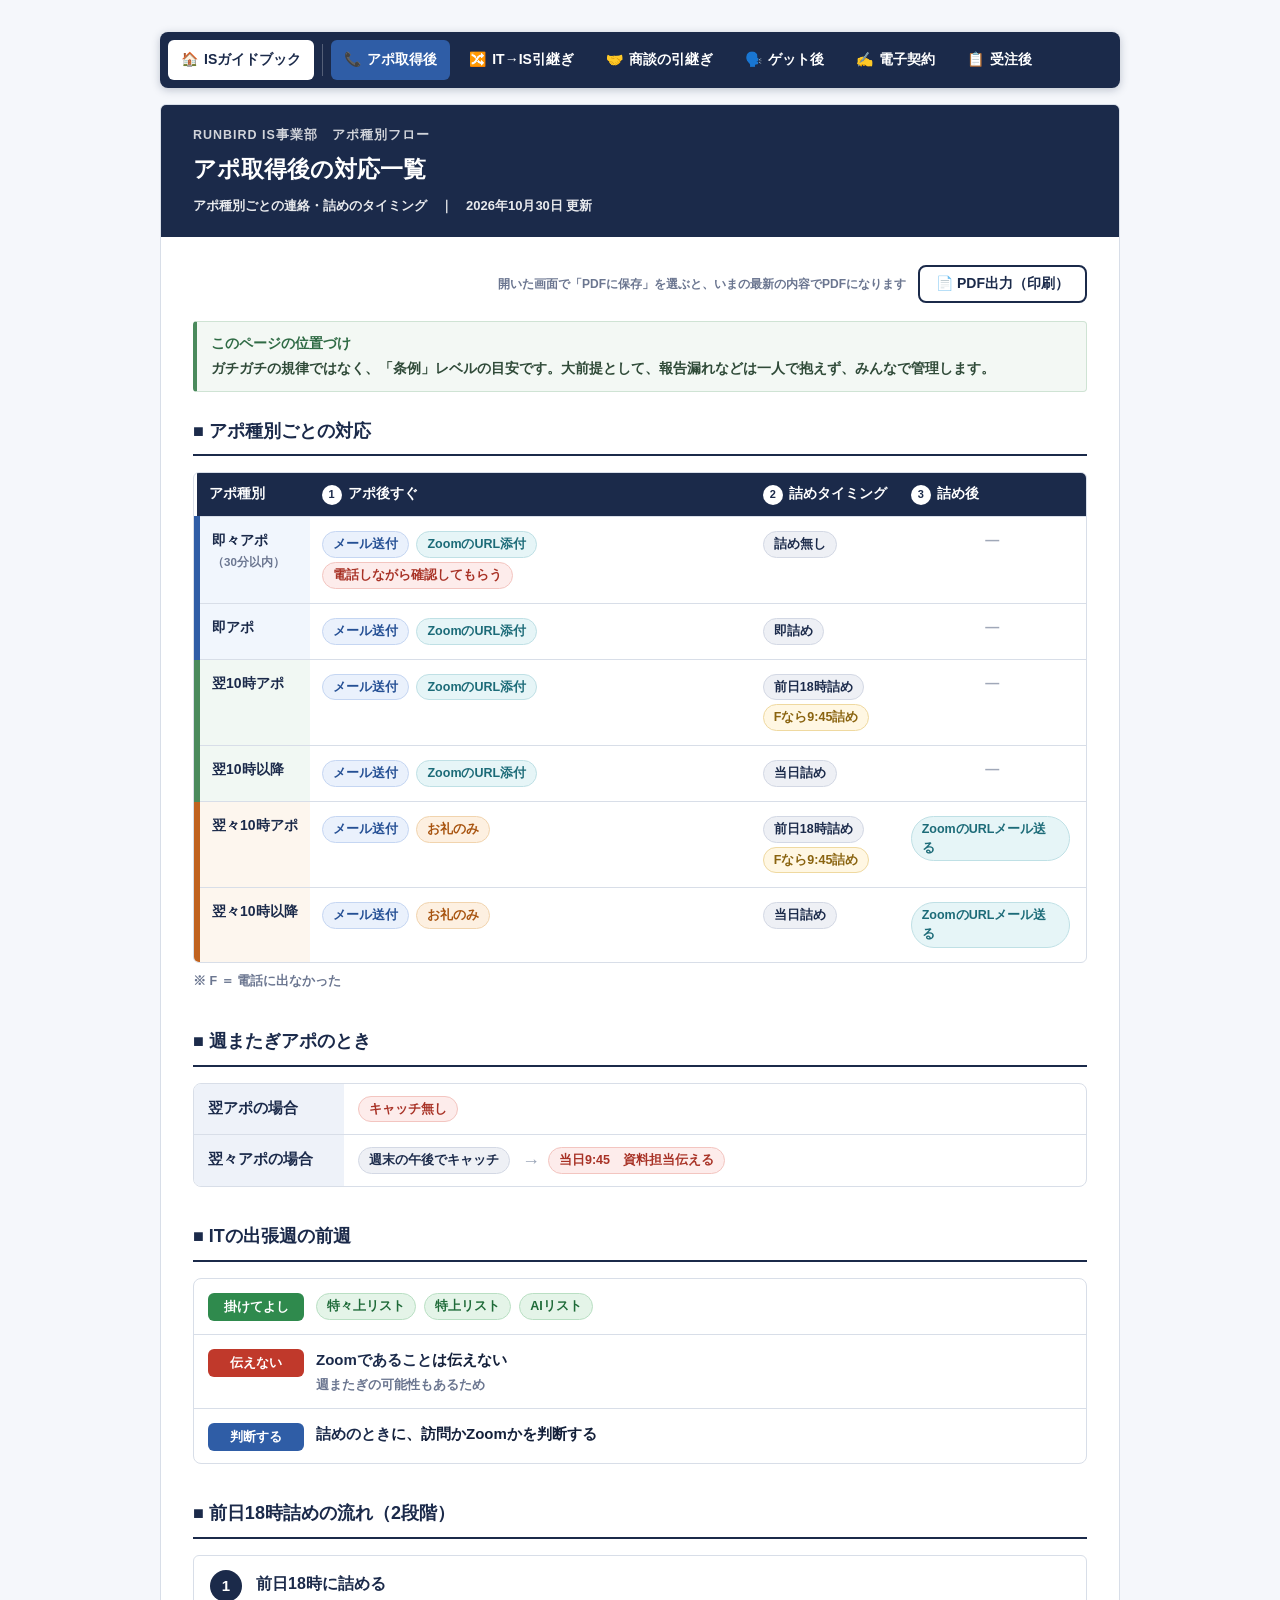
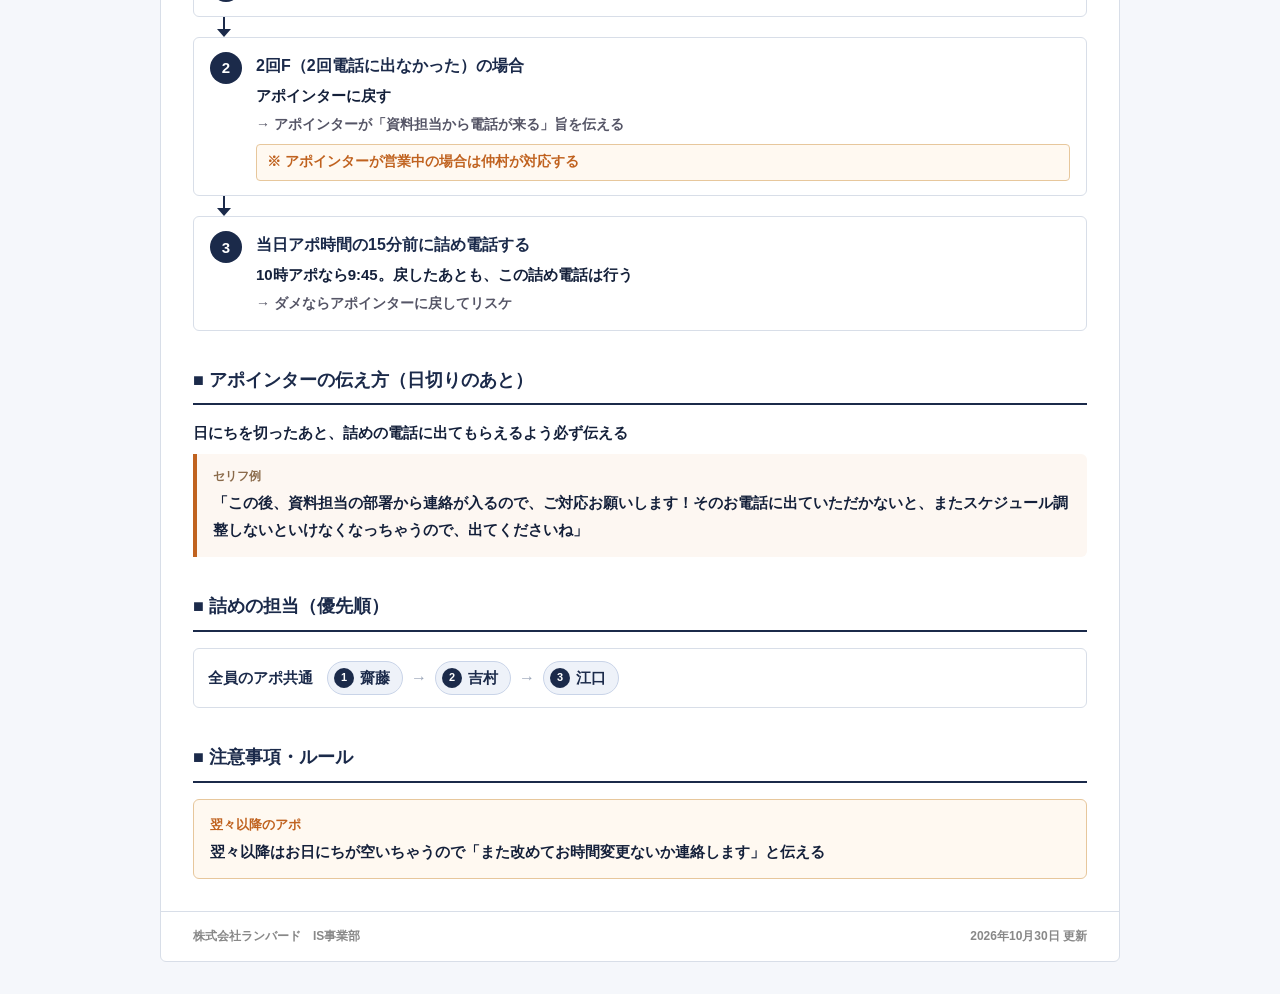
<file: appo-followup.html>
<!DOCTYPE html>
<html lang="ja">
<head>
<meta charset="UTF-8">
<meta name="viewport" content="width=device-width, initial-scale=1, viewport-fit=cover">
<title>ISガイドブック｜アポ取得後の対応一覧</title>
<style>
  :root{
    --navy:#1b2a4a;
    --blue:#2f5da6;
    --green:#4a8a5c;
    --warn:#c0621f;
    --red:#c0392b;
    --line:#d8dee8;
    --bg:#f5f7fb;
  }
  *{box-sizing:border-box;}
  body{
    background:var(--bg);
    margin:0;
    padding:32px;
    line-height:1.7;
  }
  .sheet{
    max-width:960px;
    margin:0 auto;
    background:#fff;
    border:1px solid var(--line);
    border-radius:6px;
    overflow:hidden;
  }
  .header{background:var(--navy);color:#fff;padding:20px 32px;}
  .header .eyebrow{font-size:12px;letter-spacing:.08em;opacity:.8;margin-bottom:4px;}
  .header h1{margin:0;font-size:21px;}
  .header .sub{font-size:12px;opacity:.75;margin-top:6px;}
  .body{padding:28px 32px 32px;}

  .policy-note{
    background:#f3f8f4;
    border:1px solid #cfe3d4;
    border-left:4px solid #4a8a5c;
    border-radius:4px;
    padding:10px 14px;
    margin-bottom:24px;
    font-size:12.5px;
    line-height:1.8;
    color:#2f4a38;
  }
  .policy-note b{color:#2f6b45;}

  .lvl1{
    font-size:15px;font-weight:700;color:var(--navy);
    margin:34px 0 16px;padding-bottom:8px;border-bottom:2px solid var(--navy);
  }
  .lvl1.first{margin-top:0;}

  /* ---- 一覧表 ---- */
  .table-wrap{overflow-x:auto;border:1px solid var(--line);border-radius:6px;}
  table.appo{
    width:100%;
    min-width:680px;
    border-collapse:collapse;
    font-size:14px;
  }
  table.appo th{
    background:var(--navy);
    color:#fff;
    padding:10px 12px;
    text-align:left;
    font-size:13.5px;
    white-space:nowrap;
  }
  table.appo th .no{
    display:inline-flex;align-items:center;justify-content:center;
    width:20px;height:20px;border-radius:50%;
    background:#fff;color:var(--navy);
    font-size:11px;font-weight:800;margin-right:6px;
  }
  table.appo td{
    padding:12px;
    border-top:1px solid var(--line);
    vertical-align:top;
  }
  table.appo td.type{
    font-weight:800;
    color:var(--navy);
    white-space:nowrap;
    border-left:6px solid var(--blue);
    background:#f4f7fc;
  }
  table.appo td.type small{
    display:block;font-size:11.5px;color:#6b7690;font-weight:700;
  }
  table.appo tr.g-sokuji td.type{border-left-color:var(--blue);background:#f1f6fd;}
  table.appo tr.g-yoku td.type{border-left-color:var(--green);background:#f1f8f3;}
  table.appo tr.g-yokuyoku td.type{border-left-color:var(--warn);background:#fdf6ee;}
  table.appo td.none{color:#a0a8b8;text-align:center;}

  .chip{
    display:inline-block;
    font-size:12.5px;
    font-weight:800;
    padding:3px 10px;
    border-radius:999px;
    margin:2px 4px 2px 0;
    border:1.5px solid transparent;
    line-height:1.5;
  }
  .chip.mail{background:#eaf1fc;color:#244f94;border-color:#c5d6f2;}
  .chip.zoom{background:#e6f5f7;color:#1c6b78;border-color:#bfe0e5;}
  .chip.thanks{background:#fdf0e1;color:#a85410;border-color:#f1d4ae;}
  .chip.call{background:#fdeceb;color:#a83226;border-color:#f3c5c0;}
  .chip.time{background:#eef0f5;color:#1b2a4a;border-color:#d3d8e4;}
  .chip.fnote{background:#fff7e3;color:#8a6410;border-color:#efd9a0;}

  .small-note{
    font-size:12.5px;
    font-weight:700;
    color:#6b7690;
    margin-top:8px;
  }

  /* ---- 前日18時詰めの流れ ---- */
  .steps{display:flex;flex-direction:column;gap:0;}
  .step{
    display:flex;gap:14px;
    border:1px solid var(--line);
    border-radius:6px;
    padding:14px 16px;
    background:#fff;
  }
  .step .num{
    flex:0 0 32px;height:32px;border-radius:50%;
    background:var(--navy);color:#fff;
    font-weight:800;font-size:15px;
    display:flex;align-items:center;justify-content:center;
  }
  .step .main{flex:1;}
  .step .title{font-size:15.5px;font-weight:800;color:var(--navy);}
  .step .desc{font-size:14.5px;font-weight:700;margin-top:4px;}
  .step .arrow-line{display:block;font-size:14px;font-weight:700;color:#556;margin-top:4px;}
  .step-arrow{
    position:relative;height:20px;
  }
  .step-arrow::before{
    content:"";position:absolute;left:30px;top:0;bottom:6px;width:2px;background:var(--navy);
  }
  .step-arrow::after{
    content:"";position:absolute;left:24px;bottom:0;
    border-left:7px solid transparent;border-right:7px solid transparent;border-top:8px solid var(--navy);
  }
  .callout{
    margin-top:8px;
    border:1px solid #e7c79c;
    background:#fff9f1;
    border-radius:4px;
    padding:6px 10px;
    font-size:13.5px;
    font-weight:800;
    color:var(--warn);
  }

  /* ---- セリフ ---- */
  .lead-text{font-size:14.5px;font-weight:800;margin-bottom:8px;}
  .quote{
    border-left:4px solid var(--warn);
    background:#fdf7f2;
    padding:12px 16px;
    font-size:14.5px;
    line-height:1.9;
    border-radius:0 6px 6px 0;
  }
  .quote .q-label{display:block;font-size:11.5px;font-weight:800;color:#8a6a4a;margin-bottom:2px;}

  /* ---- 詰め担当 ---- */
  .chain-row{
    display:flex;align-items:center;flex-wrap:wrap;gap:8px;
    padding:12px 14px;
    border:1px solid var(--line);
    border-radius:6px;
    margin-bottom:10px;
    background:#fff;
  }
  .chain-row .who{
    flex:0 0 auto;
    font-weight:800;font-size:14.5px;color:var(--navy);
    margin-right:6px;
  }
  .person{
    display:inline-flex;align-items:center;gap:6px;
    background:#eef2f9;
    border:1.5px solid #c9d4e8;
    border-radius:999px;
    padding:4px 12px 4px 6px;
    font-weight:800;font-size:14.5px;color:var(--navy);
  }
  .person .rank{
    width:20px;height:20px;border-radius:50%;
    background:var(--navy);color:#fff;
    font-size:11px;font-weight:800;
    display:inline-flex;align-items:center;justify-content:center;
  }
  .chain-arrow{color:#9aa5b8;font-weight:800;font-size:16px;}

  /* ---- 注意事項 ---- */
  .rule{
    border:1px solid #e7c79c;
    background:#fff9f1;
    border-radius:6px;
    padding:14px 16px;
    font-size:14.5px;
    font-weight:700;
  }
  .rule .rule-title{
    font-size:13px;font-weight:800;color:var(--warn);margin-bottom:4px;
  }

  .footer{
    border-top:1px solid var(--line);
    padding:14px 32px;
    font-size:11px;
    color:#888;
    display:flex;justify-content:space-between;flex-wrap:wrap;gap:6px;
  }

  @media screen and (max-width:760px){
    body{padding:12px;}
    .body{padding:20px 16px 24px;}
    .header{padding:18px 16px;}
  }

  /* ---- 週またぎ・出張前週 ---- */
  .chip.ok{background:#e4f4e8;color:#1f6b39;border-color:#b9dfc3;}
  .chip.ng{background:#fdeceb;color:#a83226;border-color:#f3c5c0;}
  .wk,.trip{
    border:1px solid var(--line);
    border-radius:8px;
    overflow:hidden;
  }
  .wk-row{display:grid;grid-template-columns:150px 1fr;border-top:1px solid var(--line);}
  .wk-row:first-child{border-top:none;}
  .wk-k{
    background:#eef2f9;
    padding:12px 14px;
    font-weight:800;font-size:14.5px;color:var(--navy);
  }
  .wk-v{padding:10px 14px;font-weight:700;display:flex;flex-wrap:wrap;align-items:center;gap:4px 8px;}
  .wk-arrow{font-weight:800;color:#9aa5b8;font-size:18px;}
  .trip-row{display:flex;align-items:flex-start;gap:12px;padding:12px 14px;border-top:1px solid var(--line);}
  .trip-row:first-child{border-top:none;}
  .trip-tag{
    flex:0 0 96px;white-space:nowrap;
    text-align:center;
    color:#fff;font-weight:800;font-size:13px;
    border-radius:6px;padding:3px 6px;margin-top:2px;
  }
  .trip-tag.ok{background:#2f8a4d;}
  .trip-tag.ng{background:#c0392b;}
  .trip-tag.do{background:#2f5da6;}
  .trip-v{flex:1;min-width:0;font-size:15px;font-weight:700;}
  .trip-v b{color:var(--navy);}
  .trip-sub{font-size:13px;font-weight:700;color:#6b7690;margin-top:2px;}
  @media screen and (max-width:760px){
    .wk-row{grid-template-columns:1fr;}
    .wk-k{padding:8px 14px 2px;}
    .wk-v{padding:4px 14px 12px;background:#eef2f9;}
    .trip-row{gap:10px;}
    .trip-tag{flex-basis:92px;}
  }
</style>
<link rel="stylesheet" href="common.css">
<script src="common.js" defer></script>
</head>
<body>
<nav class="topbar">
  <a href="./" class="home"><span class="ic">🏠</span><span class="l">ISガイドブック</span><span class="s">ホーム</span></a>
  <span class="sep"></span>
  <a href="appo-followup.html" class="active"><span class="ic">📞</span><span class="l">アポ取得後</span><span class="s">アポ後</span></a>
  <a href="it-is-handover.html"><span class="ic">🔀</span><span class="l">IT→IS引継ぎ</span><span class="s">IT→IS</span></a>
  <a href="handover.html"><span class="ic">🤝</span><span class="l">商談の引継ぎ</span><span class="s">商談</span></a>
  <a href="contract-script.html"><span class="ic">🗣️</span><span class="l">ゲット後</span><span class="s">ゲット後</span></a>
  <a href="docusign-flow.html"><span class="ic">✍️</span><span class="l">電子契約</span><span class="s">電子契約</span></a>
  <a href="workflow.html"><span class="ic">📋</span><span class="l">受注後</span><span class="s">受注後</span></a>
</nav>
<div class="sheet">
  <div class="header">
    <div class="eyebrow">RUNBIRD IS事業部　アポ種別フロー</div>
    <h1>アポ取得後の対応一覧</h1>
    <div class="sub">アポ種別ごとの連絡・詰めのタイミング　｜　2026年10月30日 更新</div>
  </div>

  <div class="body">
    <div class="policy-note">
      <b>このページの位置づけ</b><br>
      ガチガチの規律ではなく、「条例」レベルの目安です。大前提として、報告漏れなどは一人で抱えず、みんなで管理します。
    </div>

    <p class="lvl1 first">■ アポ種別ごとの対応</p>

    <div class="table-wrap">
      <table class="appo">
        <thead>
          <tr>
            <th>アポ種別</th>
            <th><span class="no">1</span>アポ後すぐ</th>
            <th><span class="no">2</span>詰めタイミング</th>
            <th><span class="no">3</span>詰め後</th>
          </tr>
        </thead>
        <tbody>
          <tr class="g-sokuji">
            <td class="type">即々アポ<small>（30分以内）</small></td>
            <td data-label="① アポ後すぐ">
              <span class="chip mail">メール送付</span>
              <span class="chip zoom">ZoomのURL添付</span>
              <span class="chip call">電話しながら確認してもらう</span>
            </td>
            <td data-label="② 詰めタイミング"><span class="chip time">詰め無し</span></td>
            <td data-label="③ 詰め後" class="none">—</td>
          </tr>
          <tr class="g-sokuji">
            <td class="type">即アポ</td>
            <td data-label="① アポ後すぐ">
              <span class="chip mail">メール送付</span>
              <span class="chip zoom">ZoomのURL添付</span>
            </td>
            <td data-label="② 詰めタイミング"><span class="chip time">即詰め</span></td>
            <td data-label="③ 詰め後" class="none">—</td>
          </tr>
          <tr class="g-yoku">
            <td class="type">翌10時アポ</td>
            <td data-label="① アポ後すぐ">
              <span class="chip mail">メール送付</span>
              <span class="chip zoom">ZoomのURL添付</span>
            </td>
            <td data-label="② 詰めタイミング">
              <span class="chip time">前日18時詰め</span><br>
              <span class="chip fnote">Fなら9:45詰め</span>
            </td>
            <td data-label="③ 詰め後" class="none">—</td>
          </tr>
          <tr class="g-yoku">
            <td class="type">翌10時以降</td>
            <td data-label="① アポ後すぐ">
              <span class="chip mail">メール送付</span>
              <span class="chip zoom">ZoomのURL添付</span>
            </td>
            <td data-label="② 詰めタイミング"><span class="chip time">当日詰め</span></td>
            <td data-label="③ 詰め後" class="none">—</td>
          </tr>
          <tr class="g-yokuyoku">
            <td class="type">翌々10時アポ</td>
            <td data-label="① アポ後すぐ">
              <span class="chip mail">メール送付</span>
              <span class="chip thanks">お礼のみ</span>
            </td>
            <td data-label="② 詰めタイミング">
              <span class="chip time">前日18時詰め</span><br>
              <span class="chip fnote">Fなら9:45詰め</span>
            </td>
            <td data-label="③ 詰め後">
              <span class="chip zoom">ZoomのURLメール送る</span>
            </td>
          </tr>
          <tr class="g-yokuyoku">
            <td class="type">翌々10時以降</td>
            <td data-label="① アポ後すぐ">
              <span class="chip mail">メール送付</span>
              <span class="chip thanks">お礼のみ</span>
            </td>
            <td data-label="② 詰めタイミング"><span class="chip time">当日詰め</span></td>
            <td data-label="③ 詰め後">
              <span class="chip zoom">ZoomのURLメール送る</span>
            </td>
          </tr>
        </tbody>
      </table>
    </div>
    <div class="small-note">※ F ＝ 電話に出なかった</div>

    <p class="lvl1">■ 週またぎアポのとき</p>

    <div class="wk">
      <div class="wk-row">
        <div class="wk-k">翌アポの場合</div>
        <div class="wk-v"><span class="chip ng">キャッチ無し</span></div>
      </div>
      <div class="wk-row">
        <div class="wk-k">翌々アポの場合</div>
        <div class="wk-v">
          <span class="chip time">週末の午後でキャッチ</span>
          <span class="wk-arrow">→</span>
          <span class="chip call">当日9:45　資料担当伝える</span>
        </div>
      </div>
    </div>

    <p class="lvl1">■ ITの出張週の前週</p>

    <div class="trip">
      <div class="trip-row">
        <span class="trip-tag ok">掛けてよし</span>
        <div class="trip-v">
          <span class="chip ok">特々上リスト</span>
          <span class="chip ok">特上リスト</span>
          <span class="chip ok">AIリスト</span>
        </div>
      </div>
      <div class="trip-row">
        <span class="trip-tag ng">伝えない</span>
        <div class="trip-v">
          <b>Zoomであること</b>は伝えない
          <div class="trip-sub">週またぎの可能性もあるため</div>
        </div>
      </div>
      <div class="trip-row">
        <span class="trip-tag do">判断する</span>
        <div class="trip-v">
          <b>詰めのとき</b>に、訪問かZoomかを判断する
        </div>
      </div>
    </div>

    <p class="lvl1">■ 前日18時詰めの流れ（2段階）</p>

    <div class="steps">
      <div class="step">
        <div class="num">1</div>
        <div class="main">
          <div class="title">前日18時に詰める</div>
        </div>
      </div>
      <div class="step-arrow"></div>
      <div class="step">
        <div class="num">2</div>
        <div class="main">
          <div class="title">2回F（2回電話に出なかった）の場合</div>
          <div class="desc">アポインターに戻す</div>
          <span class="arrow-line">→ アポインターが「資料担当から電話が来る」旨を伝える</span>
          <div class="callout">※ アポインターが営業中の場合は仲村が対応する</div>
        </div>
      </div>
      <div class="step-arrow"></div>
      <div class="step">
        <div class="num">3</div>
        <div class="main">
          <div class="title">当日アポ時間の15分前に詰め電話する</div>
          <div class="desc">10時アポなら9:45。戻したあとも、この詰め電話は行う</div>
          <span class="arrow-line">→ ダメならアポインターに戻してリスケ</span>
        </div>
      </div>
    </div>

    <p class="lvl1">■ アポインターの伝え方（日切りのあと）</p>

    <div class="lead-text">日にちを切ったあと、詰めの電話に出てもらえるよう必ず伝える</div>
    <div class="quote">
      <span class="q-label">セリフ例</span>
      「この後、資料担当の部署から連絡が入るので、ご対応お願いします！そのお電話に出ていただかないと、またスケジュール調整しないといけなくなっちゃうので、出てくださいね」
    </div>

    <p class="lvl1">■ 詰めの担当（優先順）</p>

    <div class="chain-row">
      <span class="who">全員のアポ共通</span>
      <span class="person"><span class="rank">1</span>齋藤</span>
      <span class="chain-arrow">→</span>
      <span class="person"><span class="rank">2</span>吉村</span>
      <span class="chain-arrow">→</span>
      <span class="person"><span class="rank">3</span>江口</span>
    </div>

    <p class="lvl1">■ 注意事項・ルール</p>

    <div class="rule">
      <div class="rule-title">翌々以降のアポ</div>
      翌々以降はお日にちが空いちゃうので「また改めてお時間変更ないか連絡します」と伝える
    </div>
  </div>

  <div class="footer">
    <span>株式会社ランバード　IS事業部</span>
    <span>2026年10月30日 更新</span>
  </div>
</div>
</body>
</html>
</file>
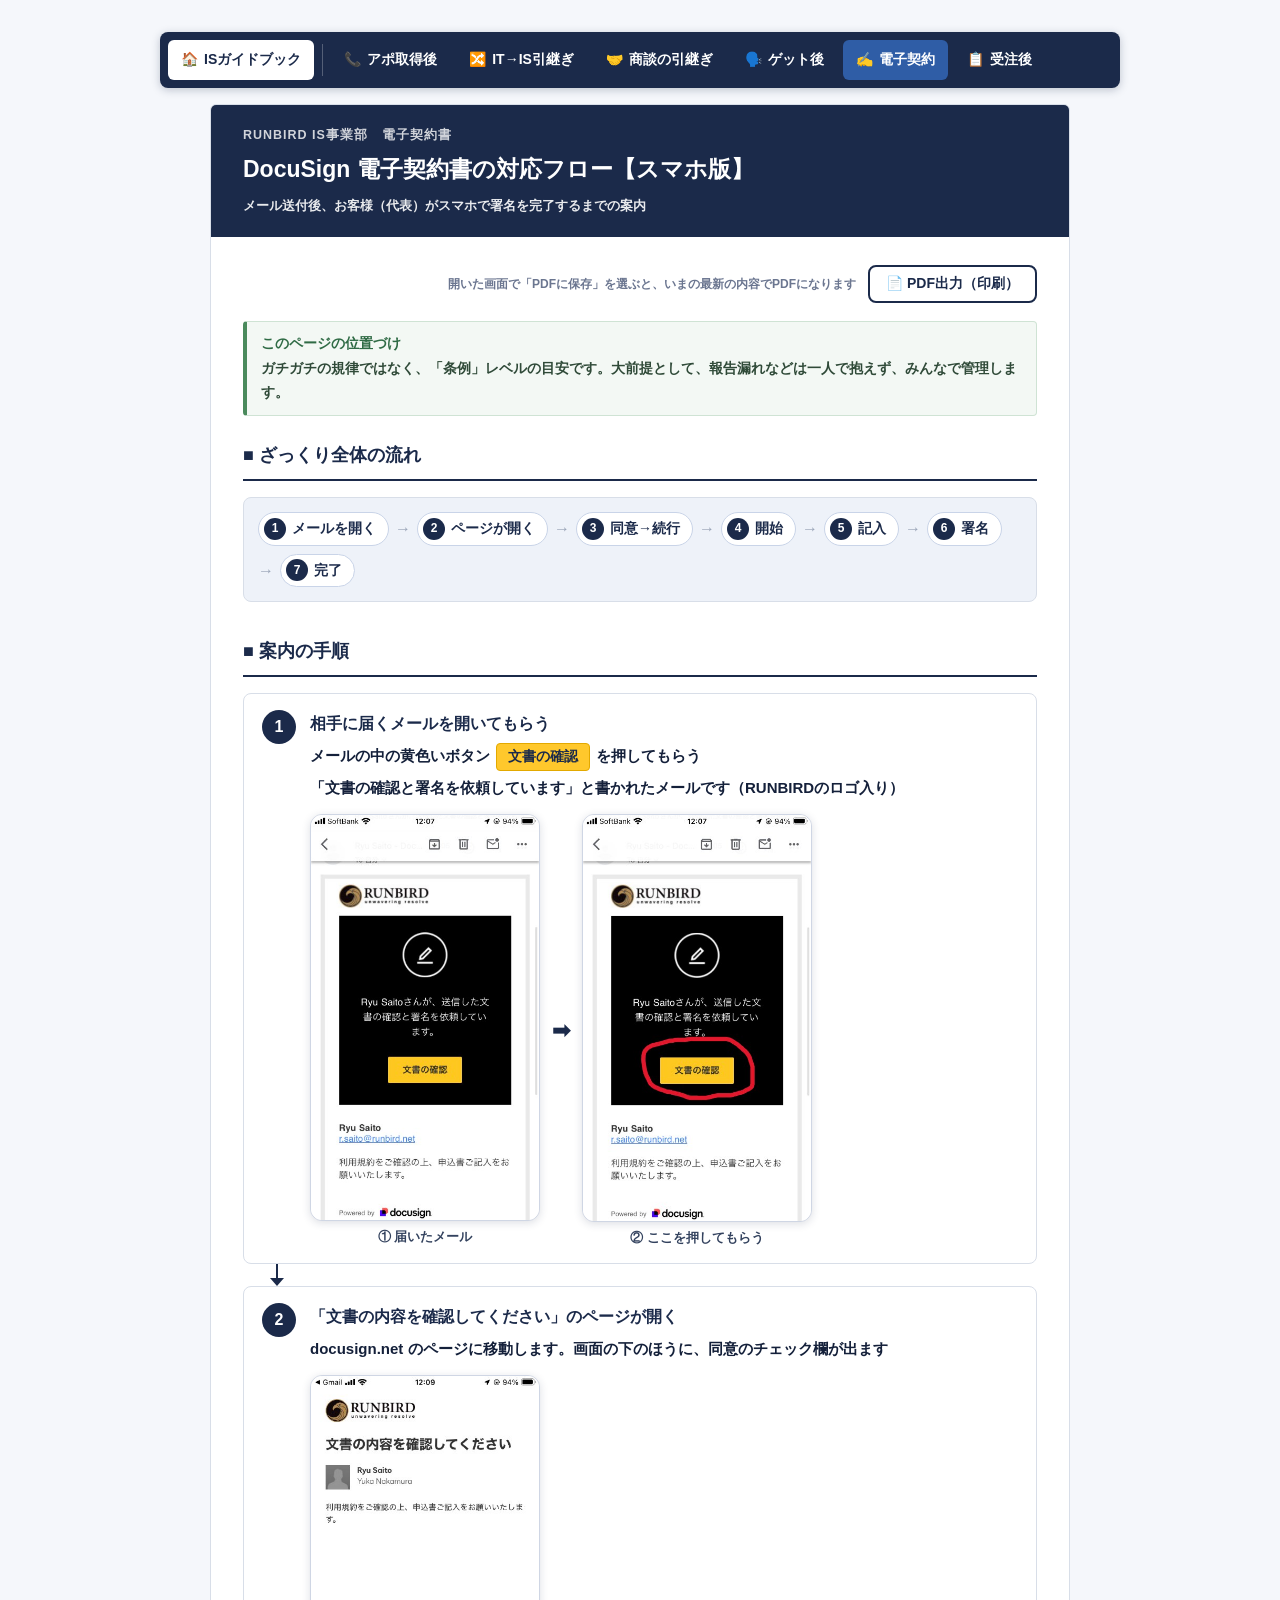
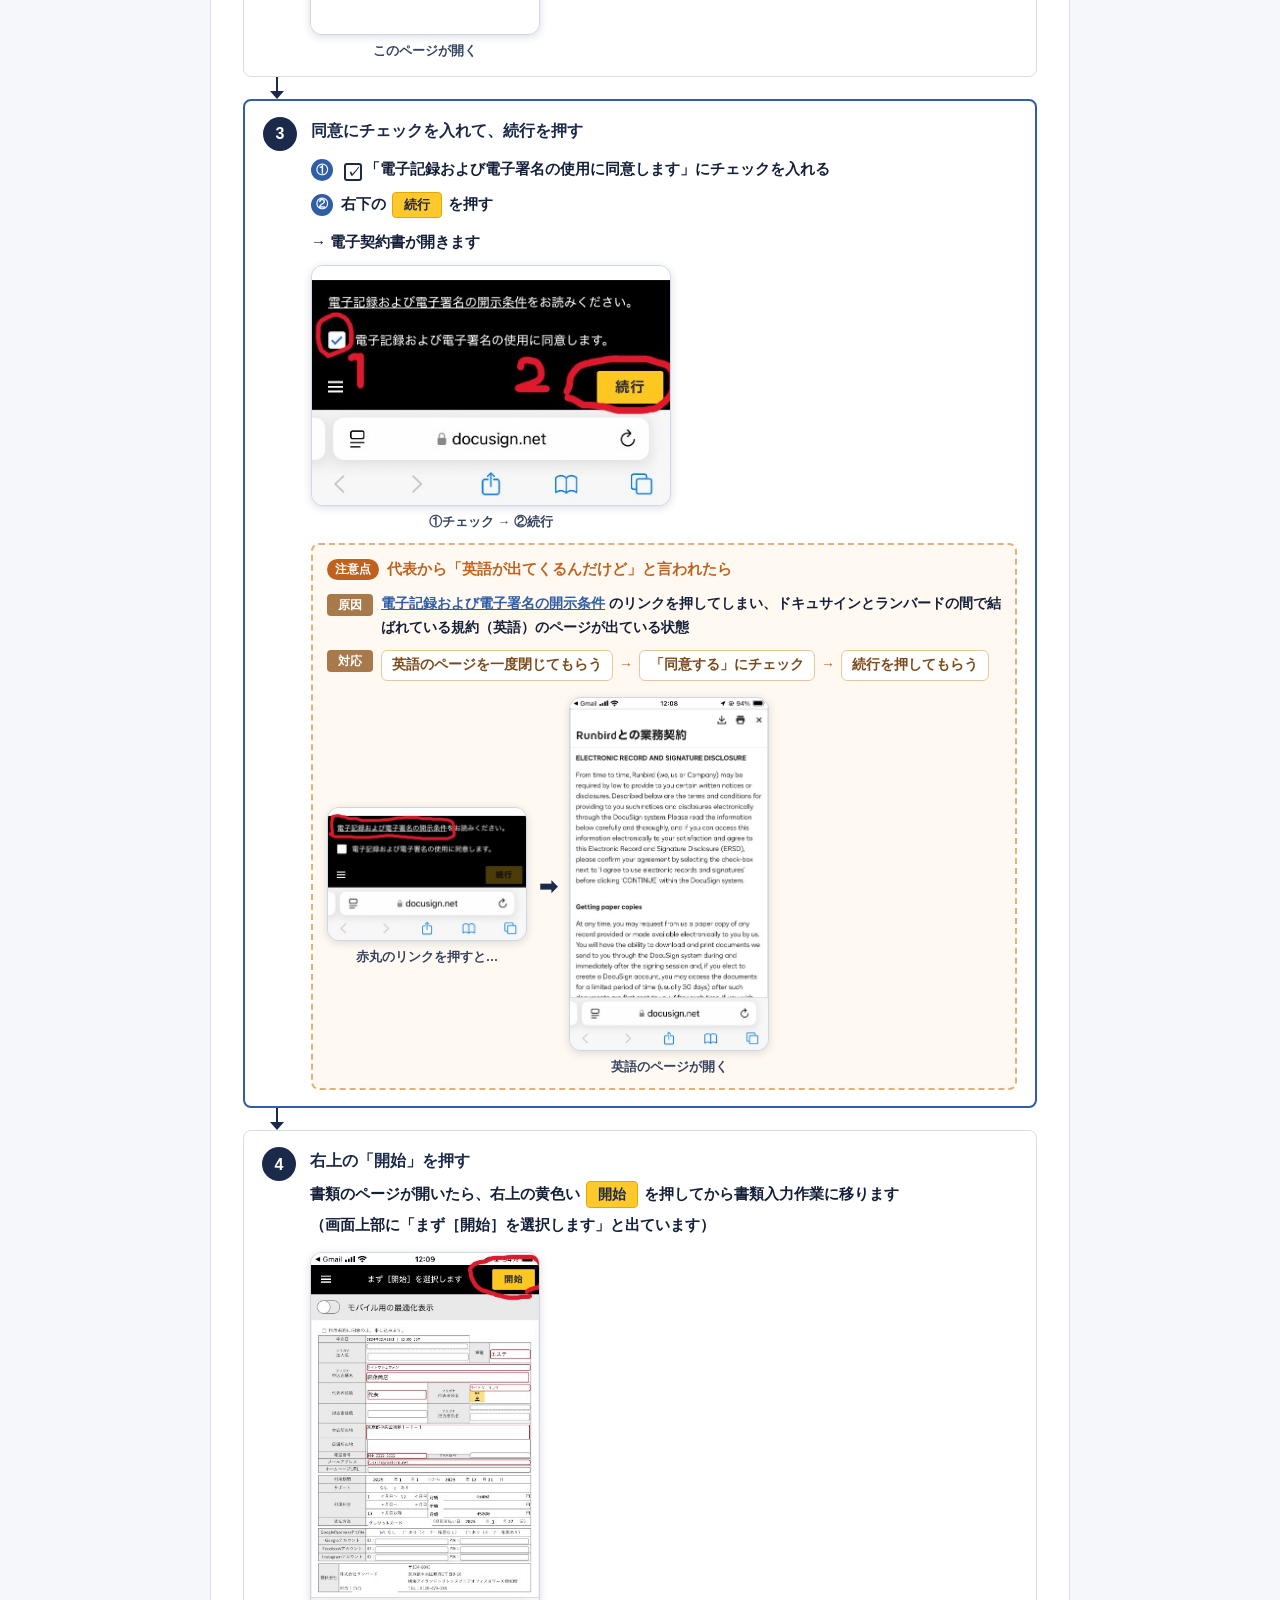
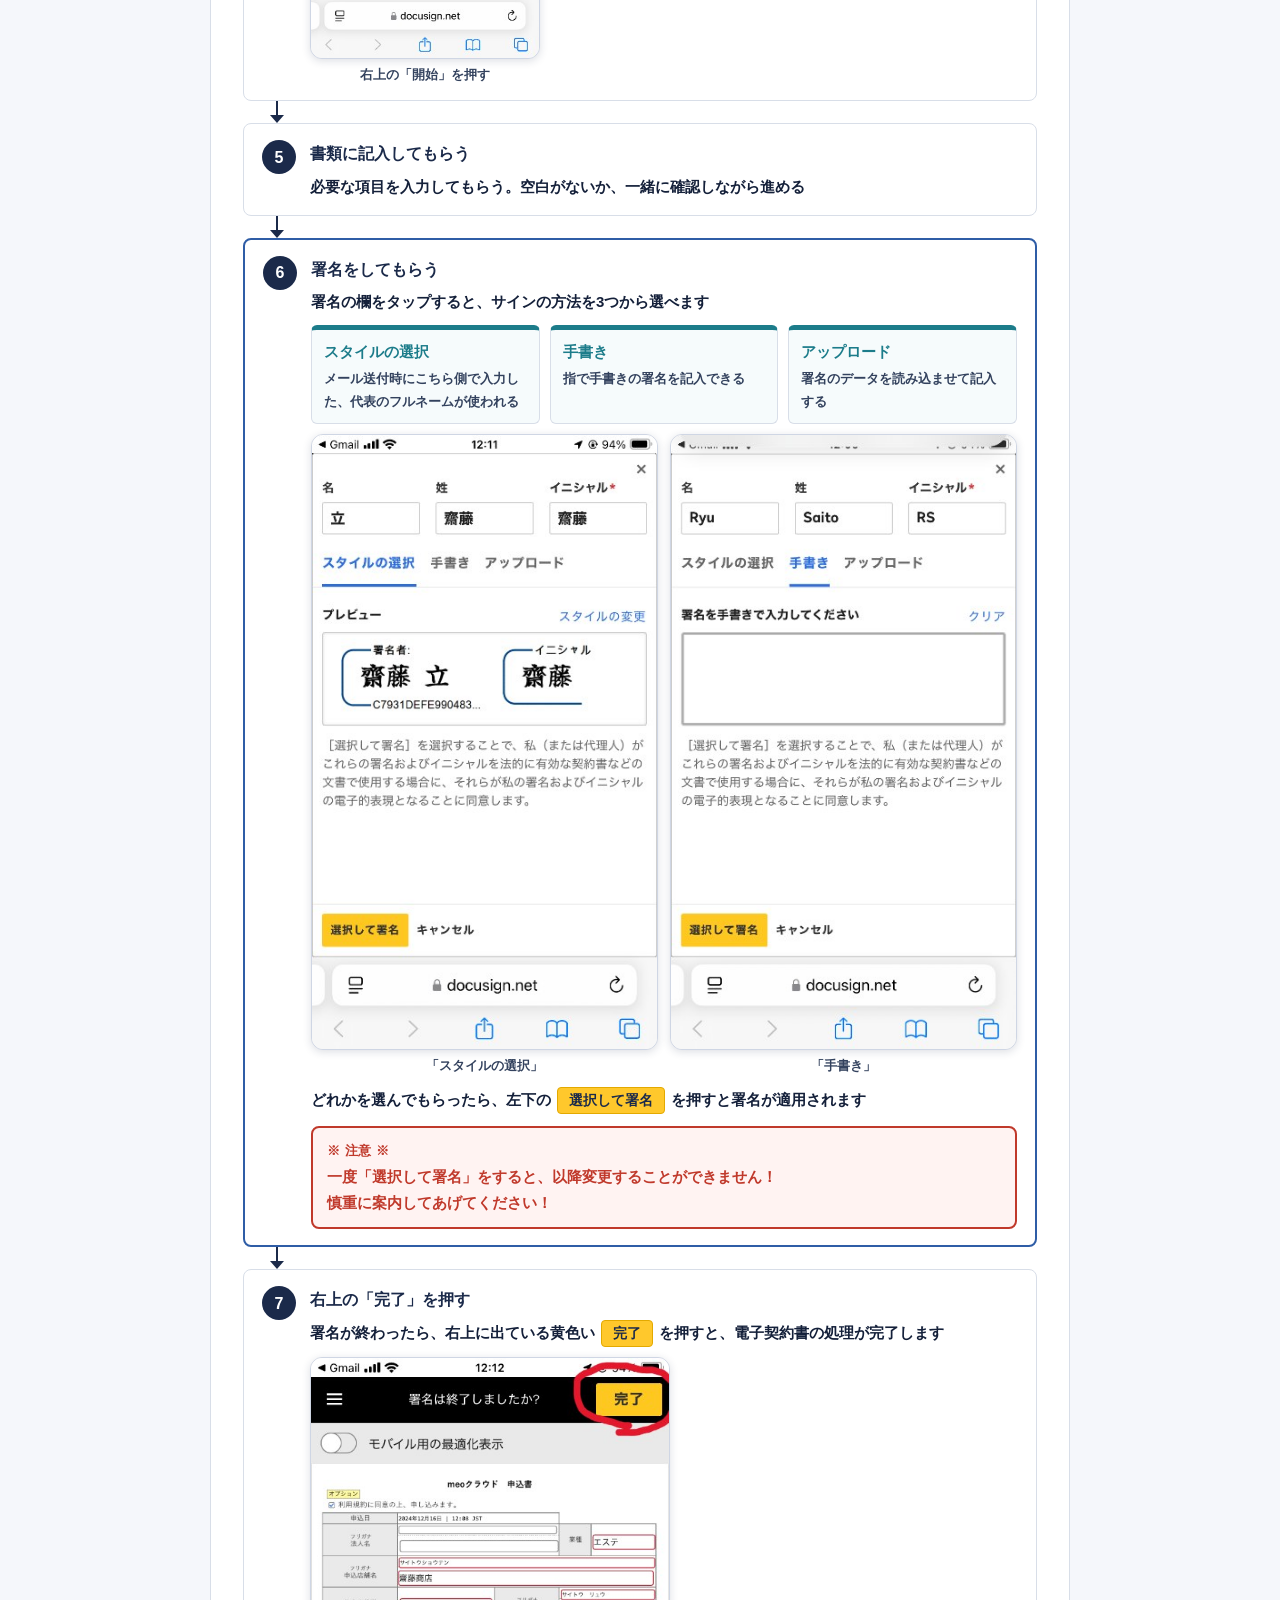
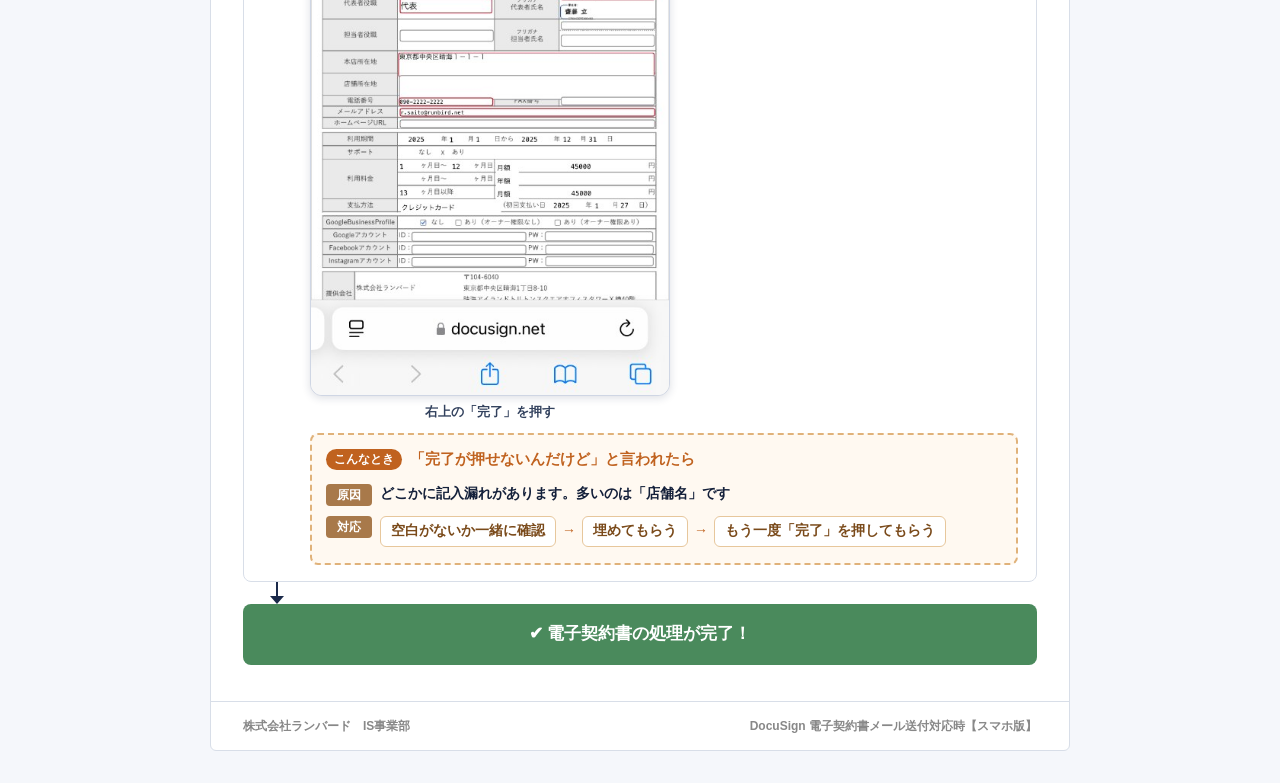
<file: docusign-flow.html>
<!DOCTYPE html>
<html lang="ja">
<head>
<meta charset="UTF-8">
<meta name="viewport" content="width=device-width, initial-scale=1, viewport-fit=cover">
<title>ISガイドブック｜DocuSign電子契約書の対応フロー</title>
<style>
  :root{
    --navy:#1b2a4a;
    --blue:#2f5da6;
    --green:#4a8a5c;
    --warn:#c0621f;
    --red:#c0392b;
    --teal:#1c7c8a;
    --ds:#ffc82c;
    --line:#d8dee8;
    --bg:#f5f7fb;
  }
  *{box-sizing:border-box;}
  body{
    background:var(--bg);
    margin:0;
    padding:32px;
    line-height:1.7;
  }
  .sheet{
    max-width:860px;
    margin:0 auto;
    background:#fff;
    border:1px solid var(--line);
    border-radius:6px;
    overflow:hidden;
  }
  .header{background:var(--navy);color:#fff;padding:20px 32px;}
  .header .eyebrow{font-size:12px;letter-spacing:.08em;opacity:.8;margin-bottom:4px;}
  .header h1{margin:0;font-size:21px;}
  .header .sub{font-size:12px;opacity:.75;margin-top:6px;}
  .body{padding:28px 32px 36px;}

  .policy-note{
    background:#f3f8f4;
    border:1px solid #cfe3d4;
    border-left:4px solid #4a8a5c;
    border-radius:4px;
    padding:10px 14px;
    margin-bottom:24px;
    font-size:12.5px;
    line-height:1.8;
    color:#2f4a38;
  }
  .policy-note b{color:#2f6b45;}

  .lvl1{
    font-size:15px;font-weight:700;color:var(--navy);
    margin:34px 0 16px;padding-bottom:8px;border-bottom:2px solid var(--navy);
  }
  .lvl1.first{margin-top:0;}

  /* ---- DocuSignのボタン見本 ---- */
  .dbtn{
    display:inline-block;
    background:var(--ds);
    color:#1b2a4a;
    font-weight:800;
    font-size:.92em;
    padding:1px 11px;
    border-radius:4px;
    border:1px solid #e3a900;
    margin:0 2px;
    white-space:nowrap;
  }
  .link-txt{
    text-decoration:underline;
    color:var(--blue);
    font-weight:800;
  }
  .cbox{
    display:inline-flex;
    align-items:center;
    justify-content:center;
    width:18px;height:18px;
    border:2px solid var(--navy);
    border-radius:3px;
    vertical-align:-3px;
    margin:0 3px;
    font-size:13px;
    line-height:1;
  }

  /* ---- ざっくり全体像 ---- */
  .overview{
    display:flex;
    flex-wrap:wrap;
    align-items:center;
    gap:8px 6px;
    background:#eef2f9;
    border:1px solid var(--line);
    border-radius:8px;
    padding:14px 14px;
  }
  .ov{
    display:inline-flex;align-items:center;gap:6px;
    background:#fff;
    border:1.5px solid #c9d4e8;
    border-radius:999px;
    padding:4px 12px 4px 5px;
    font-weight:800;font-size:14px;color:var(--navy);
  }
  .ov .n{
    width:22px;height:22px;border-radius:50%;
    background:var(--navy);color:#fff;
    font-size:12px;font-weight:800;
    display:inline-flex;align-items:center;justify-content:center;
  }
  .ov-arrow{color:#9aa5b8;font-weight:800;}

  /* ---- ステップ ---- */
  .steps{display:flex;flex-direction:column;}
  .step{
    display:flex;gap:14px;
    border:1px solid var(--line);
    border-radius:8px;
    padding:16px 18px;
    background:#fff;
  }
  .step .num{
    flex:0 0 34px;height:34px;border-radius:50%;
    background:var(--navy);color:#fff;
    font-weight:800;font-size:16px;
    display:flex;align-items:center;justify-content:center;
  }
  .step .main{flex:1;min-width:0;}
  .step .title{font-size:16px;font-weight:800;color:var(--navy);}
  .step .desc{font-size:14.5px;font-weight:700;margin-top:6px;}
  .step .desc + .desc{margin-top:4px;}
  .step.important{border:2px solid var(--blue);}

  .step-arrow{position:relative;height:22px;}
  .step-arrow::before{
    content:"";position:absolute;left:33px;top:0;bottom:6px;width:2px;background:var(--navy);
  }
  .step-arrow::after{
    content:"";position:absolute;left:27px;bottom:0;
    border-left:7px solid transparent;border-right:7px solid transparent;border-top:8px solid var(--navy);
  }

  .sub-steps{list-style:none;margin:8px 0 0;padding:0;}
  .sub-steps li{
    display:flex;align-items:flex-start;gap:8px;
    font-size:14.5px;font-weight:700;
    padding:5px 0;
  }
  .sub-steps .sn{
    flex:0 0 22px;height:22px;border-radius:50%;
    background:var(--blue);color:#fff;
    font-size:12px;font-weight:800;
    display:flex;align-items:center;justify-content:center;
    margin-top:2px;
  }

  /* ---- 署名の3方法 ---- */
  .tiles{
    display:grid;
    grid-template-columns:repeat(3,1fr);
    gap:10px;
    margin-top:10px;
  }
  .tile{
    border:1px solid var(--line);
    border-top:5px solid var(--teal);
    border-radius:6px;
    padding:10px 12px;
    background:#f6fbfc;
  }
  .tile .t-title{font-size:14.5px;font-weight:800;color:var(--teal);}
  .tile .t-desc{font-size:13px;font-weight:700;margin-top:4px;color:#33425e;}

  /* ---- こんなときは（分岐） ---- */
  .branch{
    margin-top:12px;
    border:2px dashed #e0b27a;
    background:#fff9f1;
    border-radius:8px;
    padding:12px 14px;
  }
  .branch .b-head{
    display:flex;align-items:center;gap:8px;
    font-size:14.5px;font-weight:800;color:var(--warn);
    margin-bottom:6px;
  }
  .branch .b-head .tag{
    background:var(--warn);color:#fff;
    font-size:11.5px;padding:1px 8px;border-radius:999px;
  }
  .b-row{
    display:flex;gap:8px;
    font-size:14px;font-weight:700;
    padding:4px 0;
  }
  .b-row .k{
    flex:0 0 46px;
    font-size:12px;font-weight:800;
    color:#fff;background:#a8794a;
    border-radius:4px;
    text-align:center;
    height:22px;line-height:22px;
    margin-top:2px;
  }
  .b-row .v{flex:1;min-width:0;}
  .flow-inline{
    display:flex;flex-wrap:wrap;align-items:center;gap:6px;
    margin-top:2px;
  }
  .flow-inline .fi{
    background:#fff;border:1.5px solid #e7c79c;border-radius:6px;
    padding:3px 10px;font-size:13.5px;font-weight:800;color:#7a4a1a;
  }
  .flow-inline .fa{color:#c0621f;font-weight:800;}

  /* ---- 注意（赤） ---- */
  .danger{
    margin-top:12px;
    border:2px solid var(--red);
    background:#fff3f2;
    border-radius:8px;
    padding:12px 14px;
    color:var(--red);
    font-weight:800;
    font-size:15px;
    line-height:1.7;
  }
  .danger .d-head{font-size:13px;letter-spacing:.04em;margin-bottom:2px;}

  /* ---- ゴール ---- */
  .goal{
    background:var(--green);
    color:#fff;
    border-radius:8px;
    padding:16px 18px;
    text-align:center;
    font-weight:800;
    font-size:17px;
  }

  .footer{
    border-top:1px solid var(--line);
    padding:14px 32px;
    font-size:11px;
    color:#888;
    display:flex;justify-content:space-between;flex-wrap:wrap;gap:6px;
  }

  @media screen and (max-width:760px){
    body{padding:12px;}
    .body{padding:20px 14px 26px;}
    .header{padding:18px 16px;}
    .step{padding:14px 12px;gap:10px;}
    .step .num{flex-basis:30px;height:30px;font-size:15px;}
    .step-arrow::before{left:27px;}
    .step-arrow::after{left:21px;}
    .tiles{grid-template-columns:1fr;}
    .ov{font-size:14px !important;}
  }

  /* ---- 画像（スクリーンショット） ---- */
  .step{flex-wrap:wrap;row-gap:0;}
  .step .main{flex:1 1 calc(100% - 48px);}
  .shots{
    flex:1 1 100%;
    display:flex;
    align-items:center;
    gap:12px;
    margin-top:14px;
    padding-left:48px;
  }
  .shots figure{margin:0;flex:0 1 230px;min-width:0;text-align:center;}
  .shots.wide figure{flex-basis:340px;}
  .shots img{
    display:block;
    width:100%;
    height:auto;
    border:1px solid #cfd6e4;
    border-radius:12px;
    box-shadow:0 2px 8px rgba(27,42,74,.15);
    background:#fff;
  }
  .shots figcaption{
    font-size:12.5px;
    font-weight:800;
    color:#33425e;
    margin-top:7px;
    line-height:1.45;
  }
  .shot-arrow{flex:0 0 auto;font-size:22px;font-weight:800;color:var(--navy);}
  .shots .zoom-hint{font-size:11px;font-weight:700;color:#8a93a8;}

  .branch .shots{padding-left:0;margin-top:12px;}
  .branch .shots figure{flex-basis:200px;}

  .shot-note{
    flex:1 1 100%;
    padding-left:48px;
    font-size:12px;
    font-weight:700;
    color:#8a93a8;
    margin-top:6px;
  }

  @media screen and (max-width:760px){
    .step .main{flex-basis:calc(100% - 40px);}
    .shots{padding-left:0;gap:8px;}
    .shots figure{flex:1 1 0;}
    .shots.wide figure{flex:1 1 100%;}
    .shots.single figure{flex:0 1 260px;}
    .shot-arrow{font-size:18px;}
    .branch .shots{flex-direction:column;align-items:center;}
    .branch .shots figure{flex:0 1 auto;width:min(240px,100%);}
    .branch .shots .shot-arrow{transform:rotate(90deg);}
    .shot-note{padding-left:0;}
  }

  .shots.in-main{padding-left:0;margin-top:10px;margin-bottom:2px;}
  .shots.in-main figure{flex-basis:360px;}
  @media screen and (max-width:760px){
    .flow-inline{flex-direction:column;align-items:flex-start;gap:4px;}
    .flow-inline .fa{transform:rotate(90deg);display:inline-block;margin-left:14px;line-height:1;}
  }
</style>
<link rel="stylesheet" href="common.css">
<script src="common.js" defer></script>
</head>
<body>
<nav class="topbar">
  <a href="./" class="home"><span class="ic">🏠</span><span class="l">ISガイドブック</span><span class="s">ホーム</span></a>
  <span class="sep"></span>
  <a href="appo-followup.html"><span class="ic">📞</span><span class="l">アポ取得後</span><span class="s">アポ後</span></a>
  <a href="it-is-handover.html"><span class="ic">🔀</span><span class="l">IT→IS引継ぎ</span><span class="s">IT→IS</span></a>
  <a href="handover.html"><span class="ic">🤝</span><span class="l">商談の引継ぎ</span><span class="s">商談</span></a>
  <a href="contract-script.html"><span class="ic">🗣️</span><span class="l">ゲット後</span><span class="s">ゲット後</span></a>
  <a href="docusign-flow.html" class="active"><span class="ic">✍️</span><span class="l">電子契約</span><span class="s">電子契約</span></a>
  <a href="workflow.html"><span class="ic">📋</span><span class="l">受注後</span><span class="s">受注後</span></a>
</nav>
<div class="sheet">
  <div class="header">
    <div class="eyebrow">RUNBIRD IS事業部　電子契約書</div>
    <h1>DocuSign 電子契約書の対応フロー【スマホ版】</h1>
    <div class="sub">メール送付後、お客様（代表）がスマホで署名を完了するまでの案内</div>
  </div>

  <div class="body">
    <div class="policy-note">
      <b>このページの位置づけ</b><br>
      ガチガチの規律ではなく、「条例」レベルの目安です。大前提として、報告漏れなどは一人で抱えず、みんなで管理します。
    </div>

    <p class="lvl1 first">■ ざっくり全体の流れ</p>

    <div class="overview">
      <span class="ov"><span class="n">1</span>メールを開く</span>
      <span class="ov-arrow">→</span>
      <span class="ov"><span class="n">2</span>ページが開く</span>
      <span class="ov-arrow">→</span>
      <span class="ov"><span class="n">3</span>同意→続行</span>
      <span class="ov-arrow">→</span>
      <span class="ov"><span class="n">4</span>開始</span>
      <span class="ov-arrow">→</span>
      <span class="ov"><span class="n">5</span>記入</span>
      <span class="ov-arrow">→</span>
      <span class="ov"><span class="n">6</span>署名</span>
      <span class="ov-arrow">→</span>
      <span class="ov"><span class="n">7</span>完了</span>
    </div>

    <p class="lvl1">■ 案内の手順</p>

    <div class="steps">

      <!-- 1 -->
      <div class="step">
        <div class="num">1</div>
        <div class="main">
          <div class="title">相手に届くメールを開いてもらう</div>
          <div class="desc">メールの中の黄色いボタン <span class="dbtn">文書の確認</span> を押してもらう</div>
          <div class="desc">「文書の確認と署名を依頼しています」と書かれたメールです（RUNBIRDのロゴ入り）</div>
        </div>
      <div class="shots">
        <figure><a href="images/ds-01-mail.jpg" target="_blank" rel="noopener"><img src="images/ds-01-mail.jpg" alt="届いたメール" loading="lazy"></a><figcaption>① 届いたメール</figcaption></figure><span class="shot-arrow">➡</span><figure><a href="images/ds-02-mail-tap.jpg" target="_blank" rel="noopener"><img src="images/ds-02-mail-tap.jpg" alt="「文書の確認」を押す" loading="lazy"></a><figcaption>② ここを押してもらう</figcaption></figure>
      </div>
      </div>
      <div class="step-arrow"></div>

      <!-- 2 -->
      <div class="step">
        <div class="num">2</div>
        <div class="main">
          <div class="title">「文書の内容を確認してください」のページが開く</div>
          <div class="desc">docusign.net のページに移動します。画面の下のほうに、同意のチェック欄が出ます</div>
        </div>
      <div class="shots single">
        <figure><a href="images/ds-03-open.jpg" target="_blank" rel="noopener"><img src="images/ds-03-open.jpg" alt="文書の内容を確認してくださいのページ" loading="lazy"></a><figcaption>このページが開く</figcaption></figure>
      </div>
      </div>
      <div class="step-arrow"></div>

      <!-- 3 -->
      <div class="step important">
        <div class="num">3</div>
        <div class="main">
          <div class="title">同意にチェックを入れて、続行を押す</div>
          <ul class="sub-steps">
            <li><span class="sn">①</span><span><span class="cbox">✓</span>「電子記録および電子署名の使用に同意します」にチェックを入れる</span></li>
            <li><span class="sn">②</span><span>右下の <span class="dbtn">続行</span> を押す</span></li>
          </ul>
          <div class="desc">→ 電子契約書が開きます</div>
      <div class="shots single wide in-main">
        <figure><a href="images/ds-04-agree.jpg" target="_blank" rel="noopener"><img src="images/ds-04-agree.jpg" alt="同意にチェックして続行を押す" loading="lazy"></a><figcaption>①チェック → ②続行</figcaption></figure>
      </div>

          <div class="branch">
            <div class="b-head"><span class="tag">注意点</span>代表から「英語が出てくるんだけど」と言われたら</div>
            <div class="b-row">
              <span class="k">原因</span>
              <span class="v"><span class="link-txt">電子記録および電子署名の開示条件</span> のリンクを押してしまい、ドキュサインとランバードの間で結ばれている規約（英語）のページが出ている状態</span>
            </div>
            <div class="b-row">
              <span class="k">対応</span>
              <span class="v">
                <div class="flow-inline">
                  <span class="fi">英語のページを一度閉じてもらう</span><span class="fa">→</span>
                  <span class="fi">「同意する」にチェック</span><span class="fa">→</span>
                  <span class="fi">続行を押してもらう</span>
                </div>
              </span>
            </div>
            <div class="shots">
              <figure><a href="images/ds-05-link-circle.jpg" target="_blank" rel="noopener"><img src="images/ds-05-link-circle.jpg" alt="赤丸のリンクを押してしまった状態" loading="lazy"></a><figcaption>赤丸のリンクを押すと…</figcaption></figure><span class="shot-arrow">➡</span><figure><a href="images/ds-06-english.jpg" target="_blank" rel="noopener"><img src="images/ds-06-english.jpg" alt="英語の規約ページ" loading="lazy"></a><figcaption>英語のページが開く</figcaption></figure>
            </div>
          </div>
        </div>
      </div>
      <div class="step-arrow"></div>

      <!-- 4 -->
      <div class="step">
        <div class="num">4</div>
        <div class="main">
          <div class="title">右上の「開始」を押す</div>
          <div class="desc">書類のページが開いたら、右上の黄色い <span class="dbtn">開始</span> を押してから書類入力作業に移ります</div>
          <div class="desc">（画面上部に「まず［開始］を選択します」と出ています）</div>
        </div>
      <div class="shots single">
        <figure><a href="images/ds-07-start.jpg" target="_blank" rel="noopener"><img src="images/ds-07-start.jpg" alt="右上の開始を押す" loading="lazy"></a><figcaption>右上の「開始」を押す</figcaption></figure>
      </div>
      </div>
      <div class="step-arrow"></div>

      <!-- 5 -->
      <div class="step">
        <div class="num">5</div>
        <div class="main">
          <div class="title">書類に記入してもらう</div>
          <div class="desc">必要な項目を入力してもらう。空白がないか、一緒に確認しながら進める</div>
        </div>
      </div>
      <div class="step-arrow"></div>

      <!-- 6 -->
      <div class="step important">
        <div class="num">6</div>
        <div class="main">
          <div class="title">署名をしてもらう</div>
          <div class="desc">署名の欄をタップすると、サインの方法を3つから選べます</div>

          <div class="tiles">
            <div class="tile">
              <div class="t-title">スタイルの選択</div>
              <div class="t-desc">メール送付時にこちら側で入力した、代表のフルネームが使われる</div>
            </div>
            <div class="tile">
              <div class="t-title">手書き</div>
              <div class="t-desc">指で手書きの署名を記入できる</div>
            </div>
            <div class="tile">
              <div class="t-title">アップロード</div>
              <div class="t-desc">署名のデータを読み込ませて記入する</div>
            </div>
          </div>

      <div class="shots in-main">
        <figure><a href="images/ds-08-sign-style.jpg" target="_blank" rel="noopener"><img src="images/ds-08-sign-style.jpg" alt="署名：スタイルの選択" loading="lazy"></a><figcaption>「スタイルの選択」</figcaption></figure><figure><a href="images/ds-09-sign-hand.jpg" target="_blank" rel="noopener"><img src="images/ds-09-sign-hand.jpg" alt="署名：手書き" loading="lazy"></a><figcaption>「手書き」</figcaption></figure>
      </div>
          <div class="desc" style="margin-top:12px;">どれかを選んでもらったら、左下の <span class="dbtn">選択して署名</span> を押すと署名が適用されます</div>

          <div class="danger">
            <div class="d-head">※ 注意 ※</div>
            一度「選択して署名」をすると、以降変更することができません！<br>
            慎重に案内してあげてください！
          </div>
        </div>
      </div>
      <div class="step-arrow"></div>

      <!-- 7 -->
      <div class="step">
        <div class="num">7</div>
        <div class="main">
          <div class="title">右上の「完了」を押す</div>
          <div class="desc">署名が終わったら、右上に出ている黄色い <span class="dbtn">完了</span> を押すと、電子契約書の処理が完了します</div>

      <div class="shots single in-main">
        <figure><a href="images/ds-10-done.jpg" target="_blank" rel="noopener"><img src="images/ds-10-done.jpg" alt="右上の完了を押す" loading="lazy"></a><figcaption>右上の「完了」を押す</figcaption></figure>
      </div>
          <div class="branch">
            <div class="b-head"><span class="tag">こんなとき</span>「完了が押せないんだけど」と言われたら</div>
            <div class="b-row">
              <span class="k">原因</span>
              <span class="v">どこかに記入漏れがあります。多いのは<b>「店舗名」</b>です</span>
            </div>
            <div class="b-row">
              <span class="k">対応</span>
              <span class="v">
                <div class="flow-inline">
                  <span class="fi">空白がないか一緒に確認</span><span class="fa">→</span>
                  <span class="fi">埋めてもらう</span><span class="fa">→</span>
                  <span class="fi">もう一度「完了」を押してもらう</span>
                </div>
              </span>
            </div>
          </div>
        </div>
      </div>
      <div class="step-arrow"></div>

      <div class="goal">✔ 電子契約書の処理が完了！</div>
    </div>
  </div>

  <div class="footer">
    <span>株式会社ランバード　IS事業部</span>
    <span>DocuSign 電子契約書メール送付対応時【スマホ版】</span>
  </div>
</div>
</body>
</html>
</file>
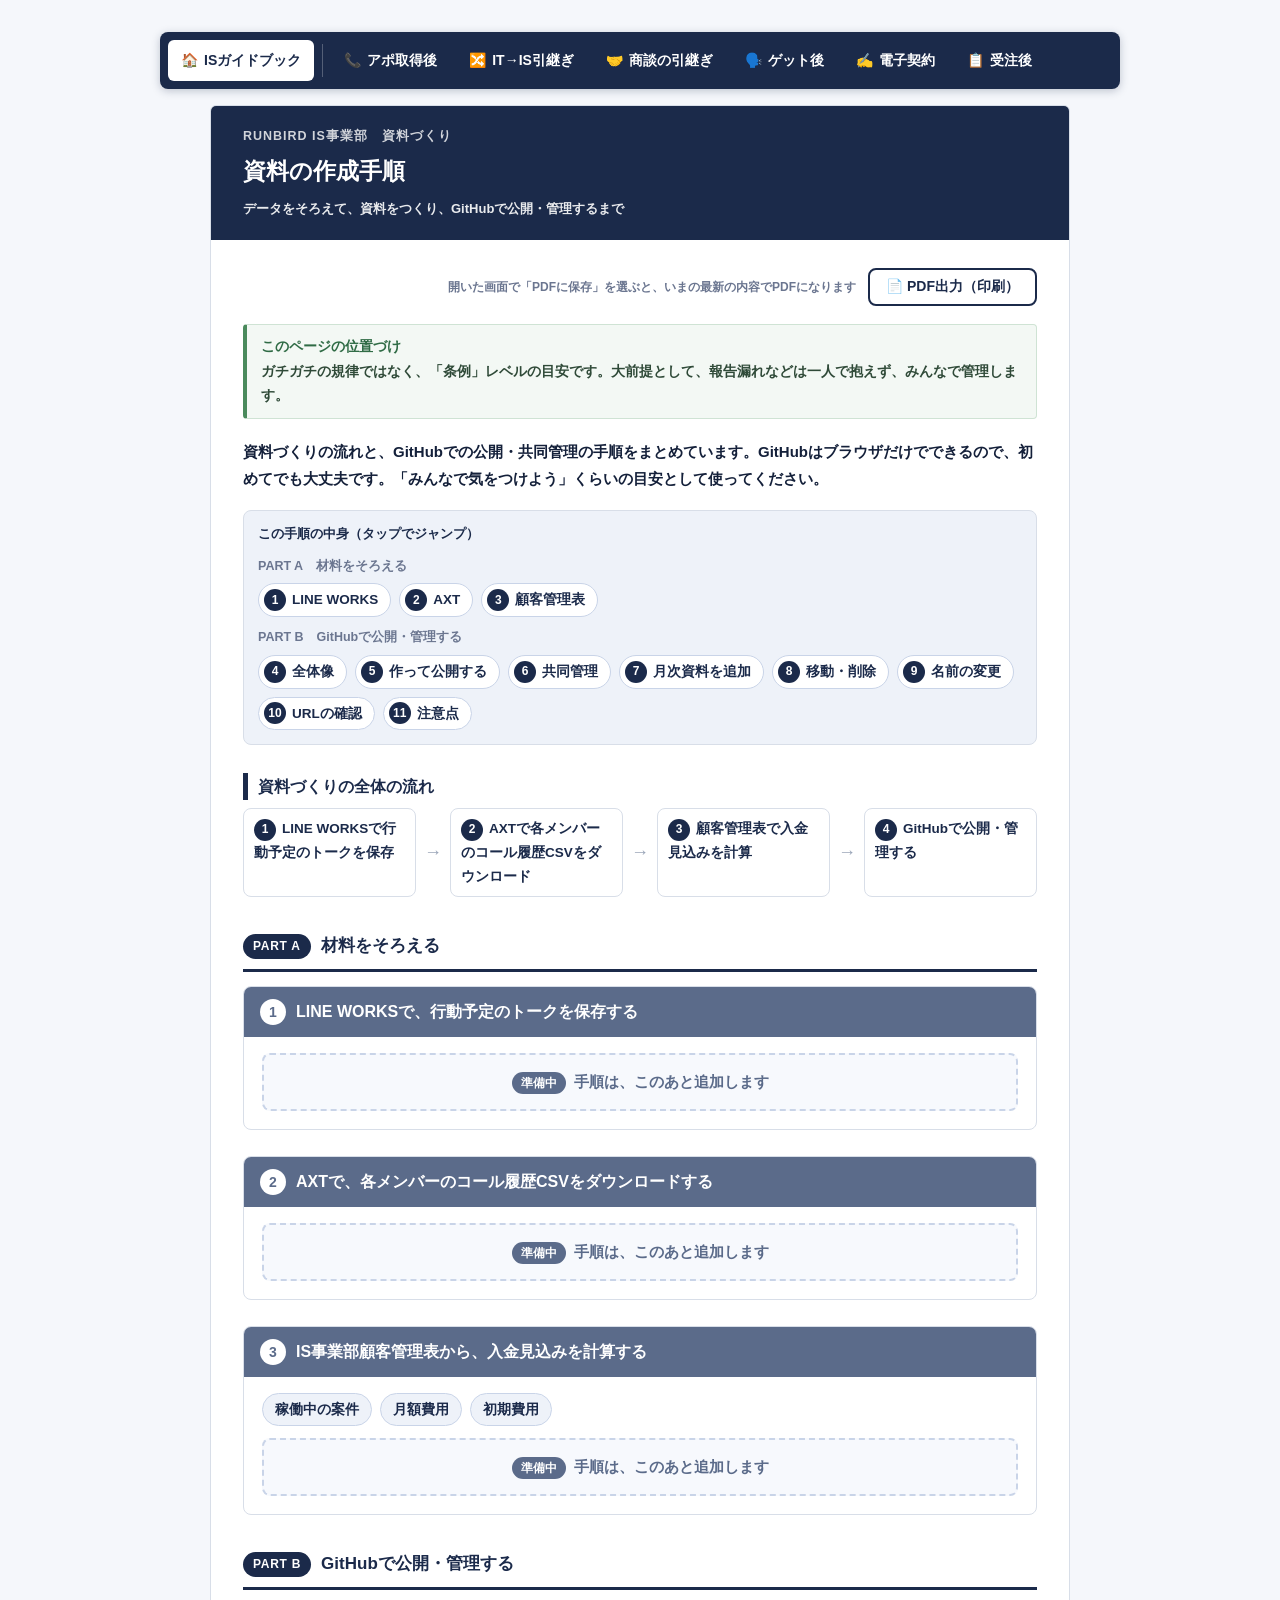
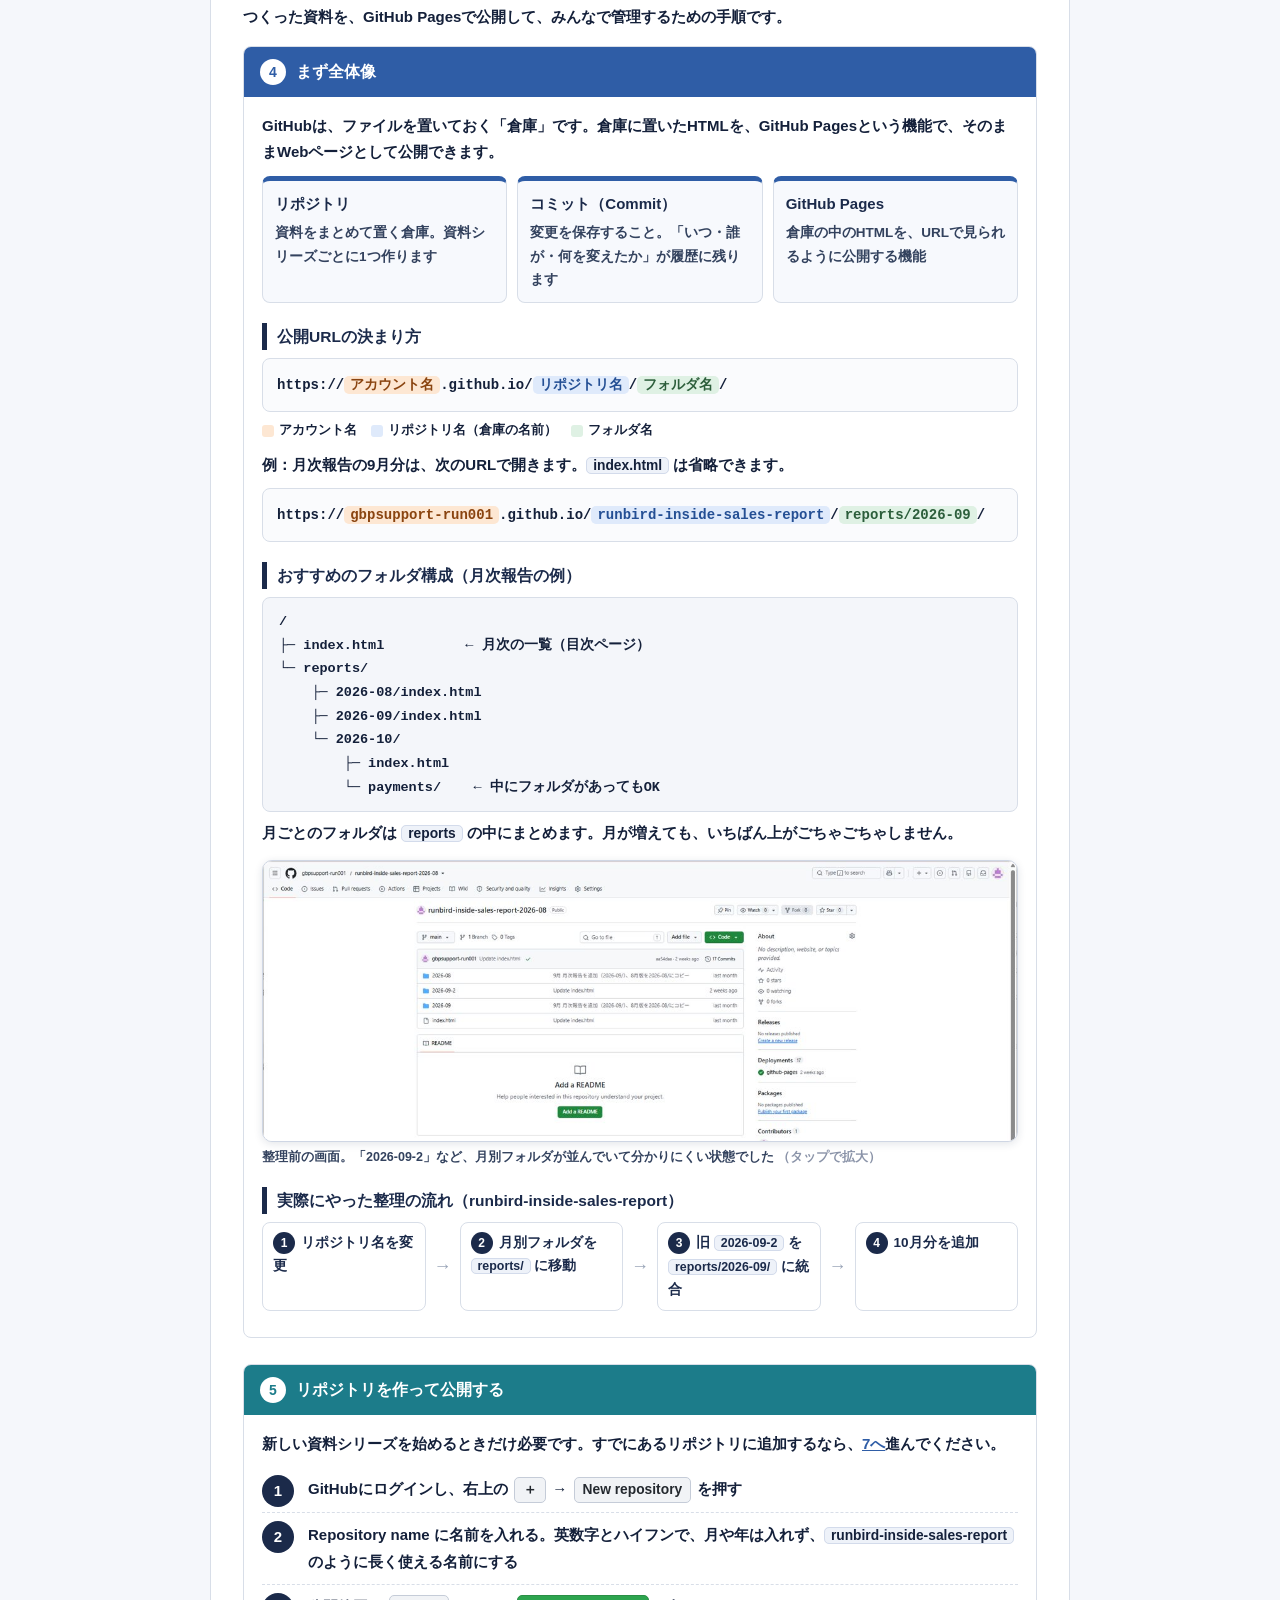
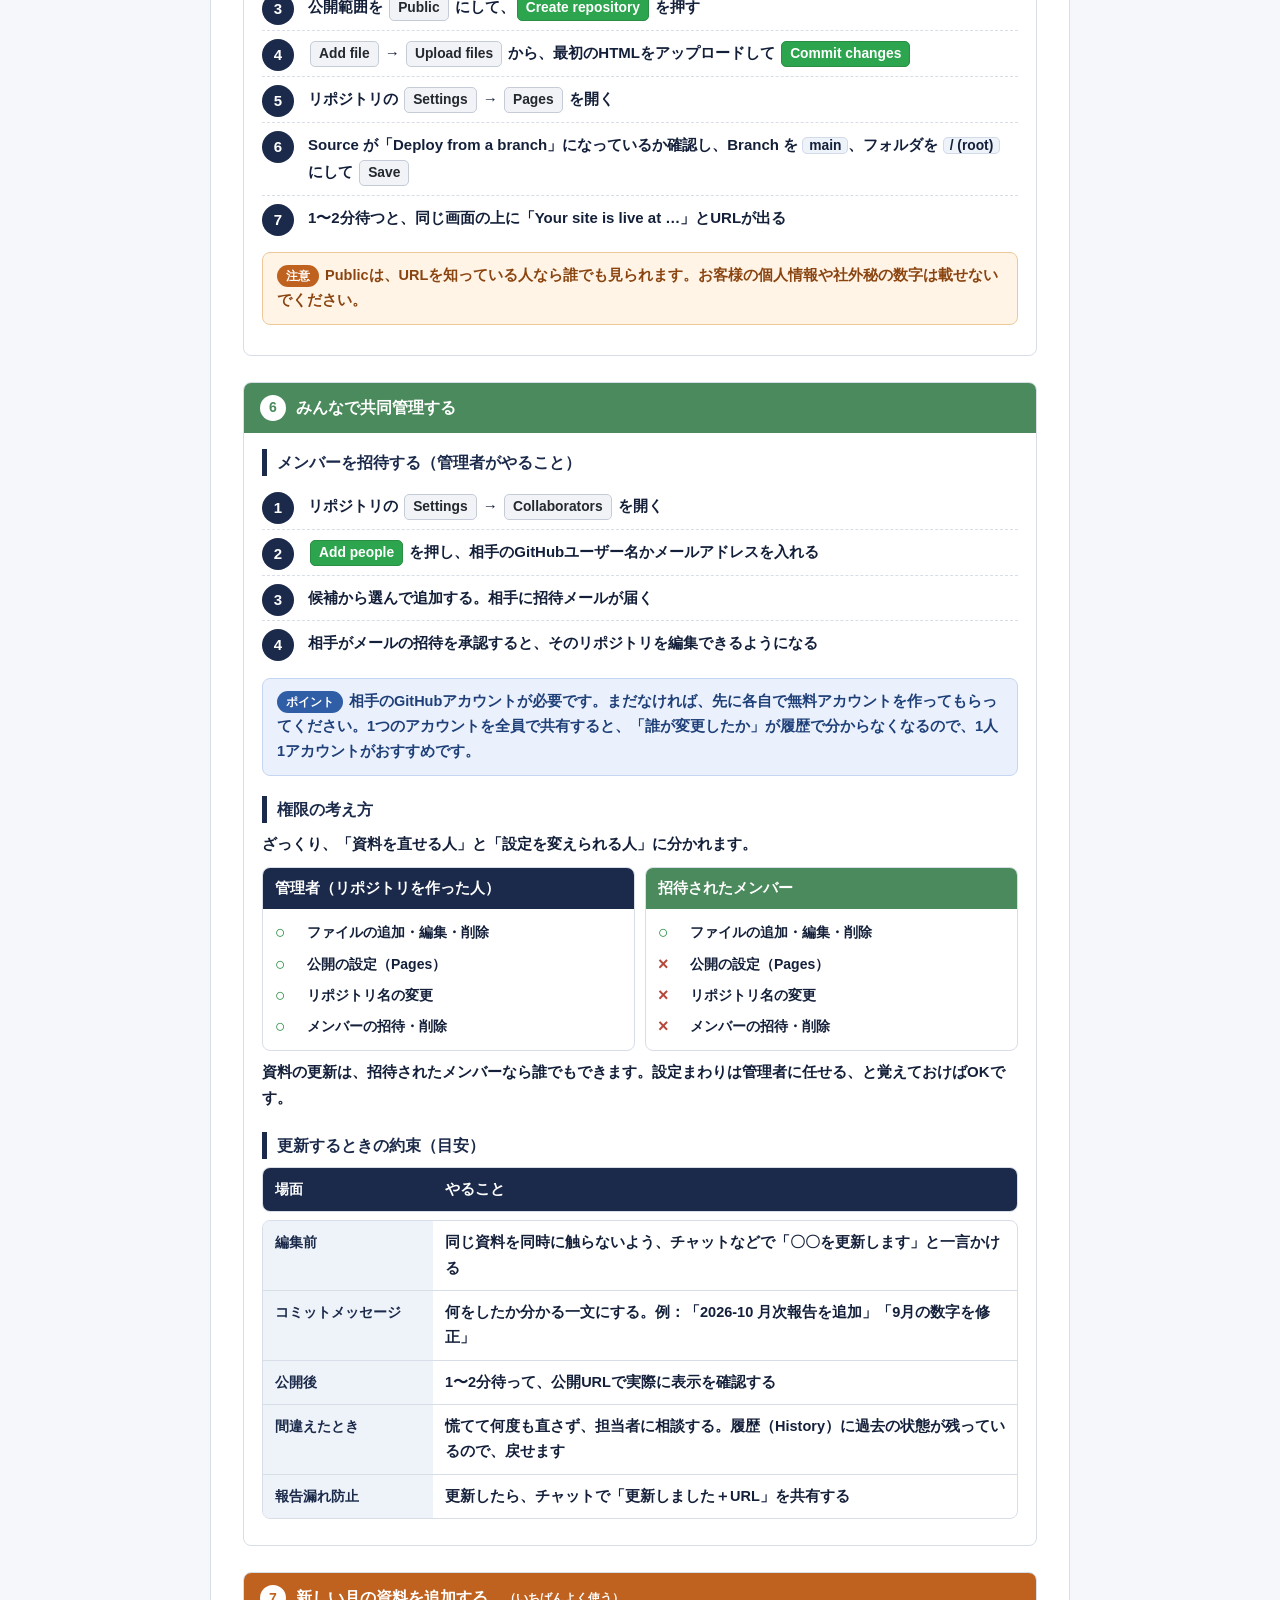
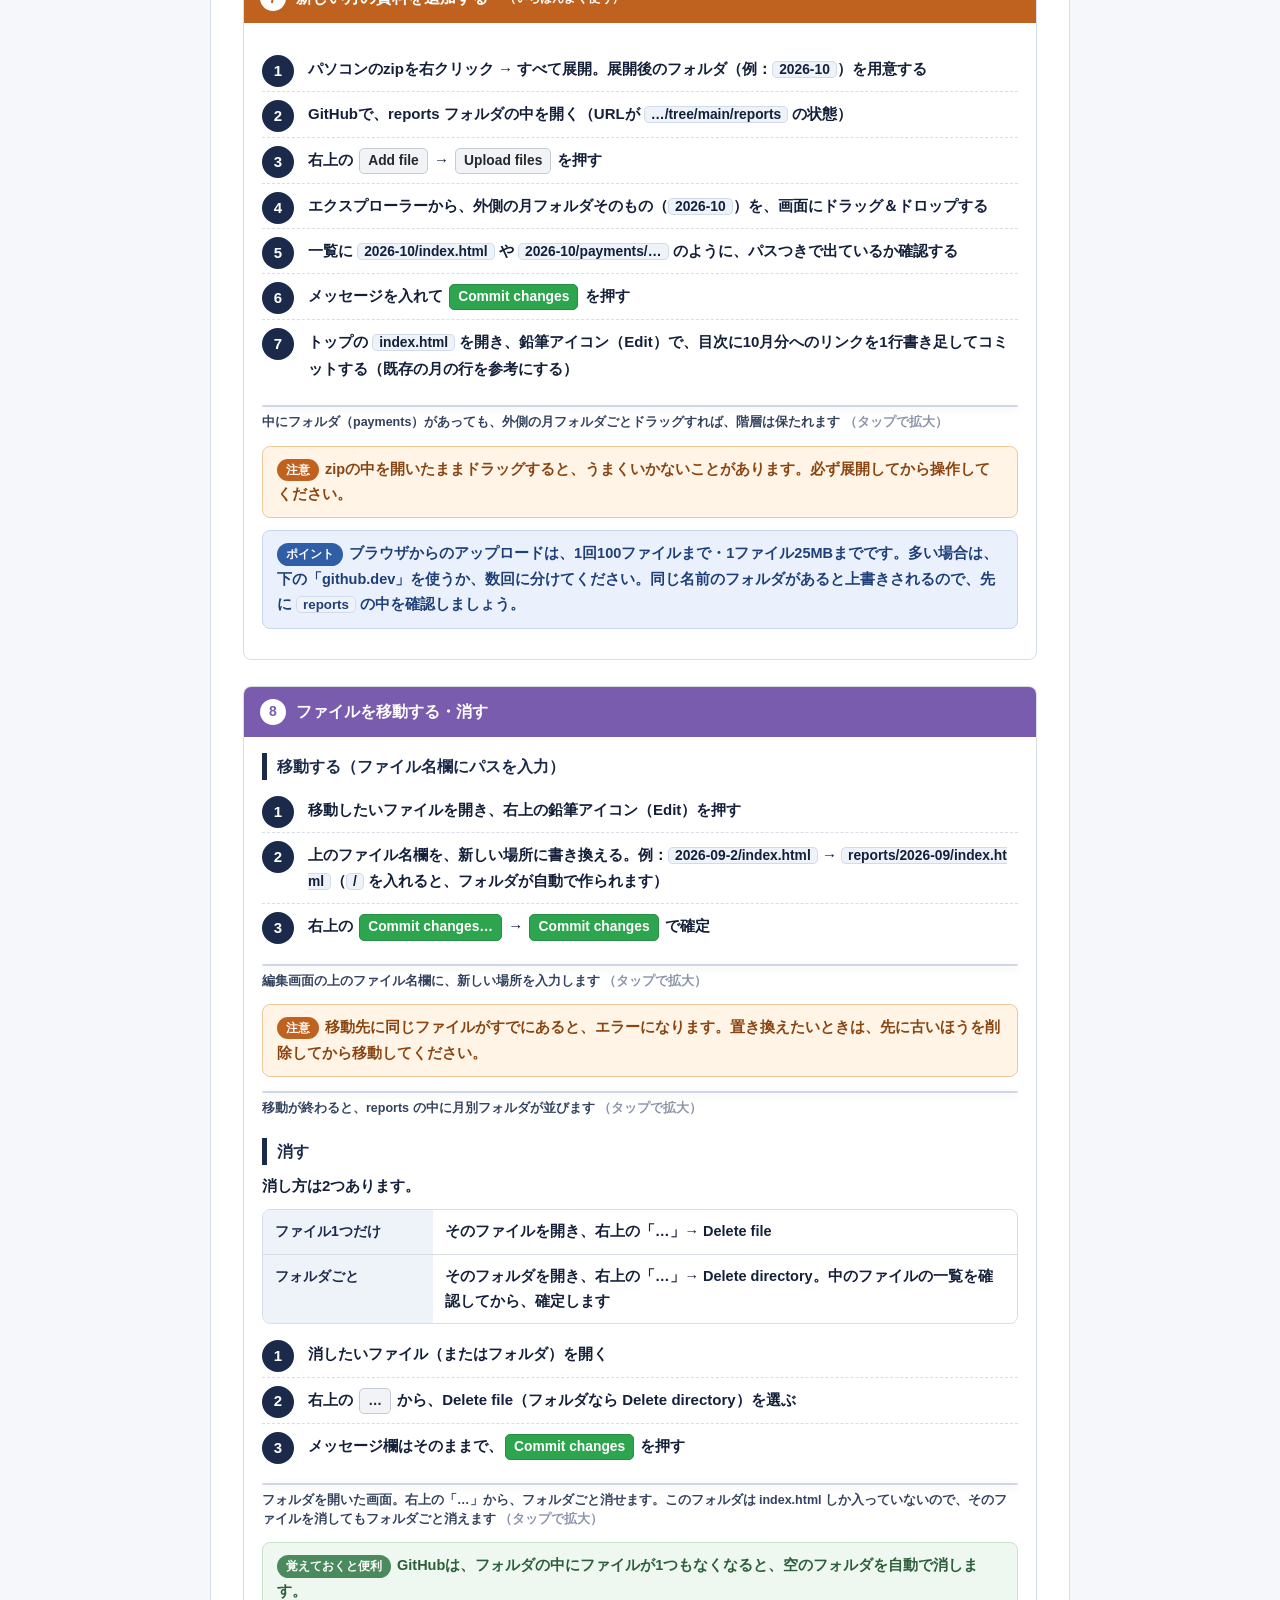
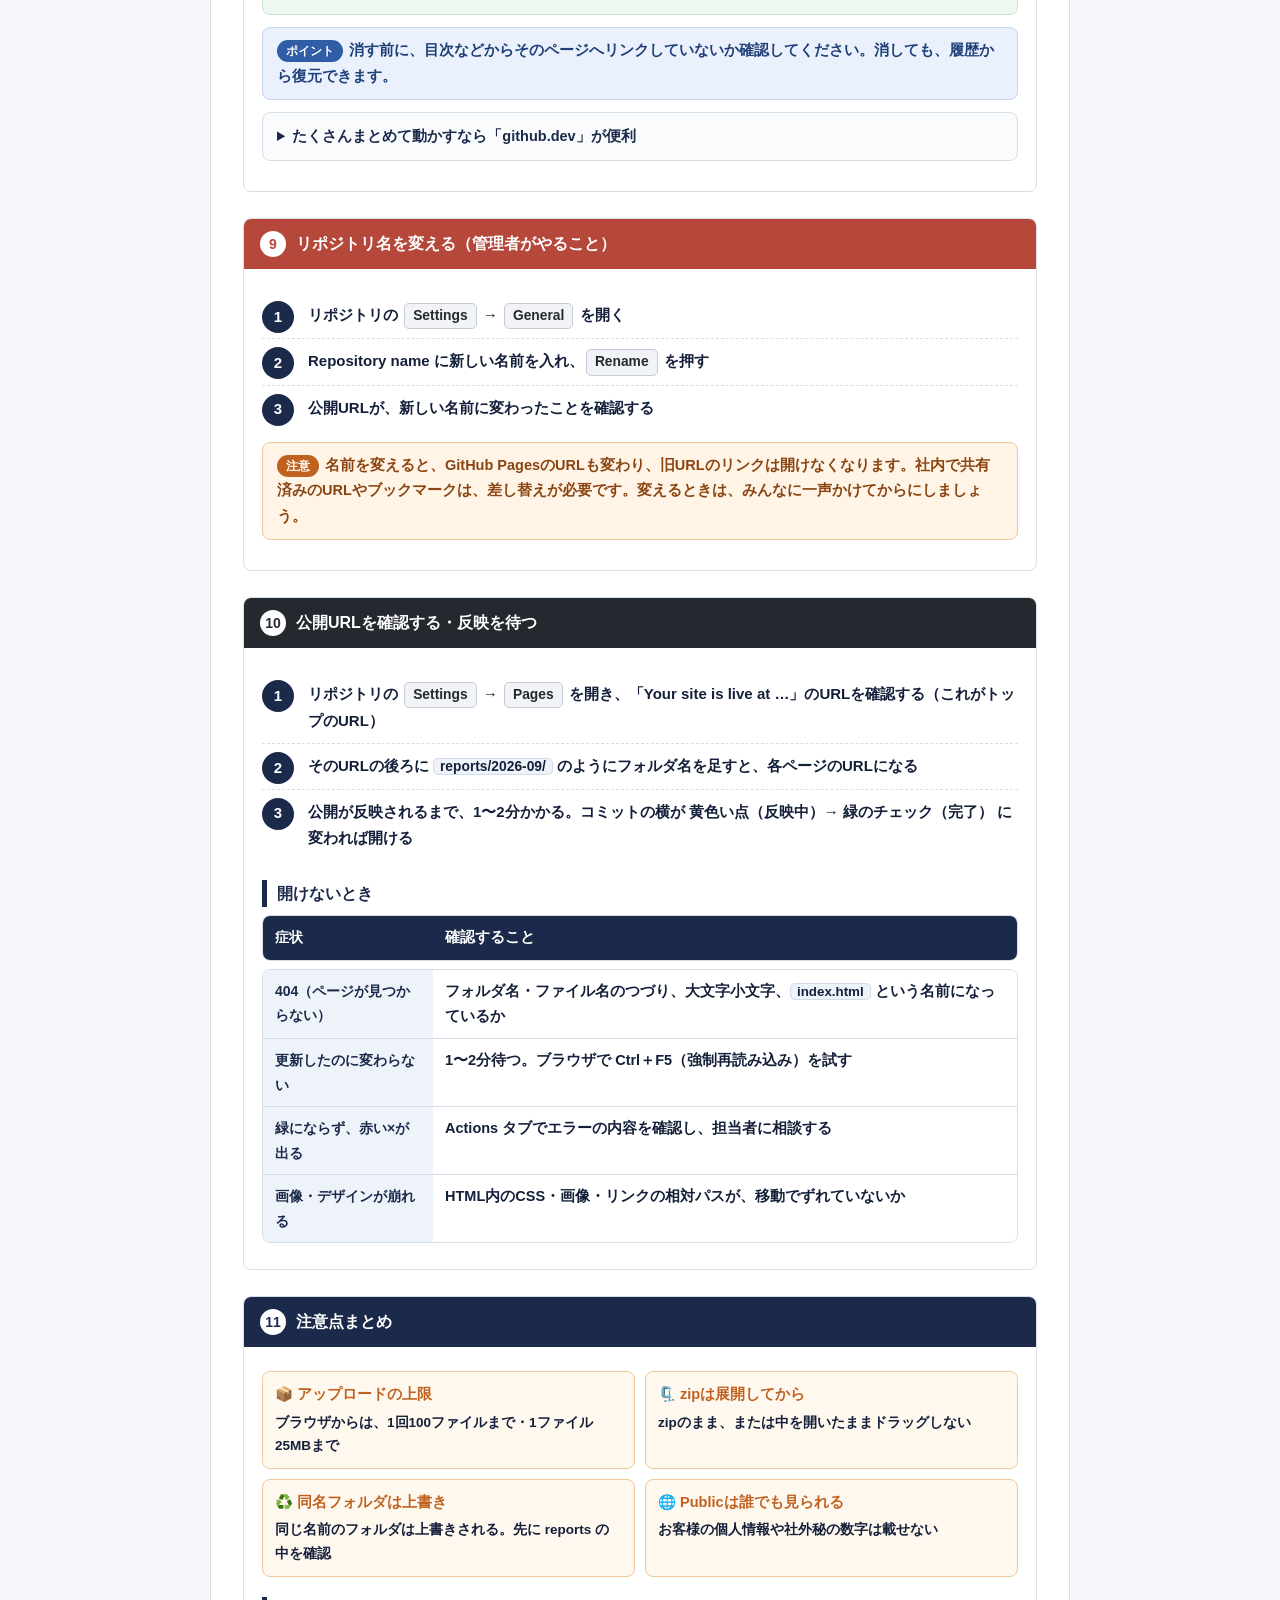
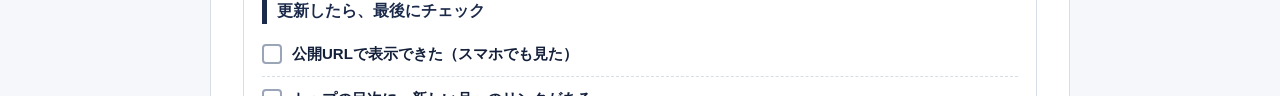
<file: github-guide.html>
<!DOCTYPE html>
<html lang="ja">
<head>
<meta charset="UTF-8">
<meta name="viewport" content="width=device-width, initial-scale=1">
<meta http-equiv="refresh" content="0; url=report-guide.html">
<link rel="canonical" href="report-guide.html">
<title>ISガイドブック｜移動しました</title>
</head>
<body style="font-family:'Hiragino Kaku Gothic ProN','Yu Gothic',Meiryo,sans-serif;font-weight:700;padding:24px;line-height:1.8;">
<p>このページは「資料の作成手順」にまとめました。</p>
<p><a href="report-guide.html">→ 資料の作成手順をひらく</a></p>
</body>
</html>
</file>
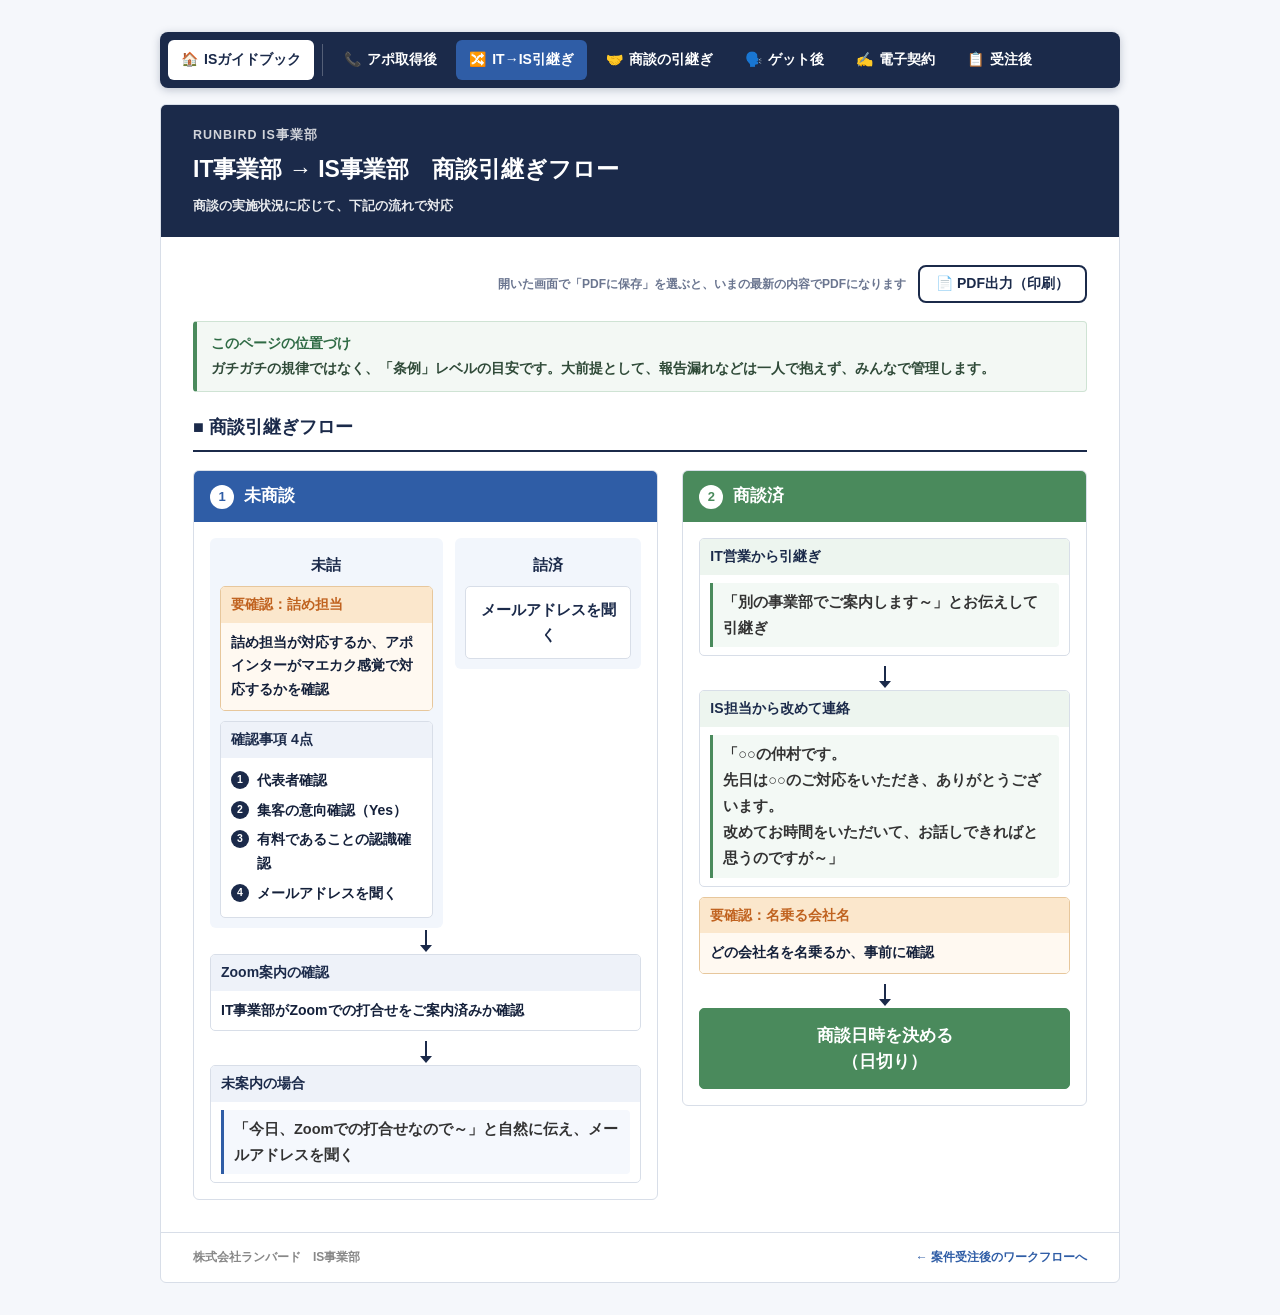
<file: it-is-handover.html>
<!DOCTYPE html>
<html lang="ja">
<head>
<meta charset="UTF-8">
<meta name="viewport" content="width=device-width, initial-scale=1, viewport-fit=cover">
<title>ISガイドブック｜IT事業部 → IS事業部 商談引継ぎフロー</title>
<style>
  :root{
    --navy:#1b2a4a;
    --blue:#2f5da6;
    --green:#4a8a5c;
    --warn:#c0621f;
    --line:#d8dee8;
    --bg:#f5f7fb;
  }
  *{box-sizing:border-box;}
  body{
    font-family:"Hiragino Kaku Gothic ProN","Yu Gothic",Meiryo,sans-serif;
    background:var(--bg);
    color:#222;
    margin:0;
    padding:32px;
    line-height:1.7;
  }
  .sheet{
    max-width:960px;
    margin:0 auto;
    background:#fff;
    border:1px solid var(--line);
    border-radius:6px;
    overflow:hidden;
  }
  .header{
    background:var(--navy);
    color:#fff;
    padding:20px 32px;
  }
  .header .eyebrow{font-size:12px;letter-spacing:.08em;opacity:.8;margin-bottom:4px;}
  .header h1{margin:0;font-size:21px;}
  .header .sub{font-size:12px;opacity:.75;margin-top:6px;}
  .body{padding:28px 32px 32px;}

  .page-nav{display:flex;justify-content:flex-end;gap:8px;margin-bottom:16px;flex-wrap:wrap;}
  .nav-btn{
    display:inline-flex;align-items:center;gap:8px;
    background:var(--navy);color:#fff;text-decoration:none;
    font-size:13px;font-weight:700;padding:9px 16px;border-radius:6px;
    transition:background .15s ease;
  }
  .nav-btn:hover{background:var(--blue);}

  .lvl1{
    font-size:15px;font-weight:700;color:var(--navy);
    margin:0 0 18px;padding-bottom:8px;border-bottom:2px solid var(--navy);
  }

  .cols{display:grid;grid-template-columns:1.15fr 1fr;gap:24px;align-items:start;}
  .col{
    border:1px solid var(--line);
    border-radius:6px;
    overflow:hidden;
    background:#fff;
  }
  .col-title{
    color:#fff;font-weight:700;font-size:15px;
    padding:11px 16px;
    display:flex;align-items:center;gap:10px;
  }
  .col-title .no{
    width:24px;height:24px;border-radius:50%;
    background:#fff;font-size:13px;
    display:flex;align-items:center;justify-content:center;
  }
  .col.c1 .col-title{background:var(--blue);}
  .col.c1 .col-title .no{color:var(--blue);}
  .col.c2 .col-title{background:var(--green);}
  .col.c2 .col-title .no{color:var(--green);}
  .col-body{padding:16px;}

  .branch{display:grid;grid-template-columns:1.25fr 1fr;gap:12px;align-items:start;}
  .branch-col{
    background:#f2f6fc;
    border-radius:6px;
    padding:10px;
  }
  .branch-title{
    text-align:center;font-weight:700;font-size:13.5px;color:var(--navy);
    padding:4px 0 8px;
  }

  .card{
    background:#fff;
    border:1px solid var(--line);
    border-radius:5px;
    margin-bottom:10px;
    overflow:hidden;
  }
  .card:last-child{margin-bottom:0;}
  .card .card-title{
    background:#eef2f9;
    font-size:12.5px;
    font-weight:700;
    color:var(--navy);
    padding:6px 10px;
  }
  .card .card-body{
    padding:8px 10px;
    font-size:12.5px;
  }
  .card.simple{
    padding:10px 12px;
    text-align:center;
    font-weight:700;
    font-size:13px;
    color:var(--navy);
  }
  .c2 .card .card-title{background:#edf5ef;}

  .card.warn{border-color:#e7c79c;}
  .card.warn .card-title{background:#fbe7cc;color:var(--warn);}
  .card.warn .card-body{background:#fff9f1;}

  .card.final{
    background:var(--green);
    border-color:var(--green);
    color:#fff;
    text-align:center;
    font-weight:700;
    font-size:15px;
    padding:14px 12px;
    line-height:1.5;
  }

  ol.points{list-style:none;margin:0;padding:0;}
  ol.points li{
    display:flex;align-items:flex-start;gap:8px;
    padding:3px 0;
    font-size:12.5px;
  }
  ol.points .n{
    flex:0 0 18px;height:18px;border-radius:50%;
    background:var(--navy);color:#fff;
    font-size:10.5px;font-weight:700;
    display:flex;align-items:center;justify-content:center;
    margin-top:2px;
  }

  .arrow{
    position:relative;
    height:22px;
    margin:2px 0;
  }
  .arrow::before{
    content:"";
    position:absolute;left:50%;top:0;bottom:6px;
    width:2px;background:var(--navy);
    transform:translateX(-50%);
  }
  .arrow::after{
    content:"";
    position:absolute;left:50%;bottom:0;
    border-left:6px solid transparent;
    border-right:6px solid transparent;
    border-top:7px solid var(--navy);
    transform:translateX(-50%);
  }

  .quote{
    border-left:3px solid var(--blue);
    background:#f5f8fd;
    padding:6px 10px;
    font-size:12.5px;
    line-height:1.8;
    color:#333;
    border-radius:0 4px 4px 0;
  }
  .c2 .quote{border-left-color:var(--green);background:#f3f9f5;}

  .footer{
    border-top:1px solid var(--line);
    padding:14px 32px;
    font-size:11px;
    color:#888;
    display:flex;justify-content:space-between;flex-wrap:wrap;gap:6px;
  }
  .footer a{color:var(--blue);text-decoration:none;}

  @media screen and (max-width:760px){
    body{padding:12px;}
    .body{padding:20px 16px 24px;}
    .cols{grid-template-columns:1fr;}
    .branch{grid-template-columns:1fr;}
  }

  .policy-note{
    background:#f3f8f4;
    border:1px solid #cfe3d4;
    border-left:4px solid #4a8a5c;
    border-radius:4px;
    padding:10px 14px;
    margin-bottom:20px;
    font-size:12.5px;
    line-height:1.8;
    color:#2f4a38;
  }
  .policy-note b{color:#2f6b45;}
</style>
<link rel="stylesheet" href="common.css">
<script src="common.js" defer></script>
</head>
<body>
<nav class="topbar">
  <a href="./" class="home"><span class="ic">🏠</span><span class="l">ISガイドブック</span><span class="s">ホーム</span></a>
  <span class="sep"></span>
  <a href="appo-followup.html"><span class="ic">📞</span><span class="l">アポ取得後</span><span class="s">アポ後</span></a>
  <a href="it-is-handover.html" class="active"><span class="ic">🔀</span><span class="l">IT→IS引継ぎ</span><span class="s">IT→IS</span></a>
  <a href="handover.html"><span class="ic">🤝</span><span class="l">商談の引継ぎ</span><span class="s">商談</span></a>
  <a href="contract-script.html"><span class="ic">🗣️</span><span class="l">ゲット後</span><span class="s">ゲット後</span></a>
  <a href="docusign-flow.html"><span class="ic">✍️</span><span class="l">電子契約</span><span class="s">電子契約</span></a>
  <a href="workflow.html"><span class="ic">📋</span><span class="l">受注後</span><span class="s">受注後</span></a>
</nav>
<div class="sheet">
  <div class="header">
    <div class="eyebrow">RUNBIRD IS事業部</div>
    <h1>IT事業部 → IS事業部　商談引継ぎフロー</h1>
    <div class="sub">商談の実施状況に応じて、下記の流れで対応</div>
  </div>

  <div class="body">

    <div class="policy-note">
      <b>このページの位置づけ</b><br>
      ガチガチの規律ではなく、「条例」レベルの目安です。大前提として、報告漏れなどは一人で抱えず、みんなで管理します。
    </div>

    <p class="lvl1">■ 商談引継ぎフロー</p>

    <div class="cols">

      <!-- ① 未商談 -->
      <section class="col c1">
        <div class="col-title"><span class="no">1</span>未商談</div>
        <div class="col-body">

          <div class="branch">
            <div class="branch-col">
              <div class="branch-title">未詰</div>

              <div class="card warn">
                <div class="card-title">要確認：詰め担当</div>
                <div class="card-body">詰め担当が対応するか、アポインターがマエカク感覚で対応するかを確認</div>
              </div>

              <div class="card">
                <div class="card-title">確認事項 4点</div>
                <div class="card-body">
                  <ol class="points">
                    <li><span class="n">1</span><span>代表者確認</span></li>
                    <li><span class="n">2</span><span>集客の意向確認（Yes）</span></li>
                    <li><span class="n">3</span><span>有料であることの認識確認</span></li>
                    <li><span class="n">4</span><span>メールアドレスを聞く</span></li>
                  </ol>
                </div>
              </div>
            </div>

            <div class="branch-col">
              <div class="branch-title">詰済</div>
              <div class="card simple">メールアドレスを聞く</div>
            </div>
          </div>

          <div class="arrow"></div>

          <div class="card">
            <div class="card-title">Zoom案内の確認</div>
            <div class="card-body">IT事業部がZoomでの打合せをご案内済みか確認</div>
          </div>

          <div class="arrow"></div>

          <div class="card">
            <div class="card-title">未案内の場合</div>
            <div class="card-body">
              <div class="quote">「今日、Zoomでの打合せなので～」と自然に伝え、メールアドレスを聞く</div>
            </div>
          </div>

        </div>
      </section>

      <!-- ② 商談済 -->
      <section class="col c2">
        <div class="col-title"><span class="no">2</span>商談済</div>
        <div class="col-body">

          <div class="card">
            <div class="card-title">IT営業から引継ぎ</div>
            <div class="card-body">
              <div class="quote">「別の事業部でご案内します～」とお伝えして引継ぎ</div>
            </div>
          </div>

          <div class="arrow"></div>

          <div class="card">
            <div class="card-title">IS担当から改めて連絡</div>
            <div class="card-body">
              <div class="quote">「○○の仲村です。<br>先日は○○のご対応をいただき、ありがとうございます。<br>改めてお時間をいただいて、お話しできればと思うのですが～」</div>
            </div>
          </div>

          <div class="card warn" style="margin-top:10px;">
            <div class="card-title">要確認：名乗る会社名</div>
            <div class="card-body">どの会社名を名乗るか、事前に確認</div>
          </div>

          <div class="arrow"></div>

          <div class="card final">商談日時を決める<br>（日切り）</div>

        </div>
      </section>

    </div>
  </div>

  <div class="footer">
    <span>株式会社ランバード　IS事業部</span>
    <a href="workflow.html">← 案件受注後のワークフローへ</a>
  </div>
</div>
</body>
</html>
</file>
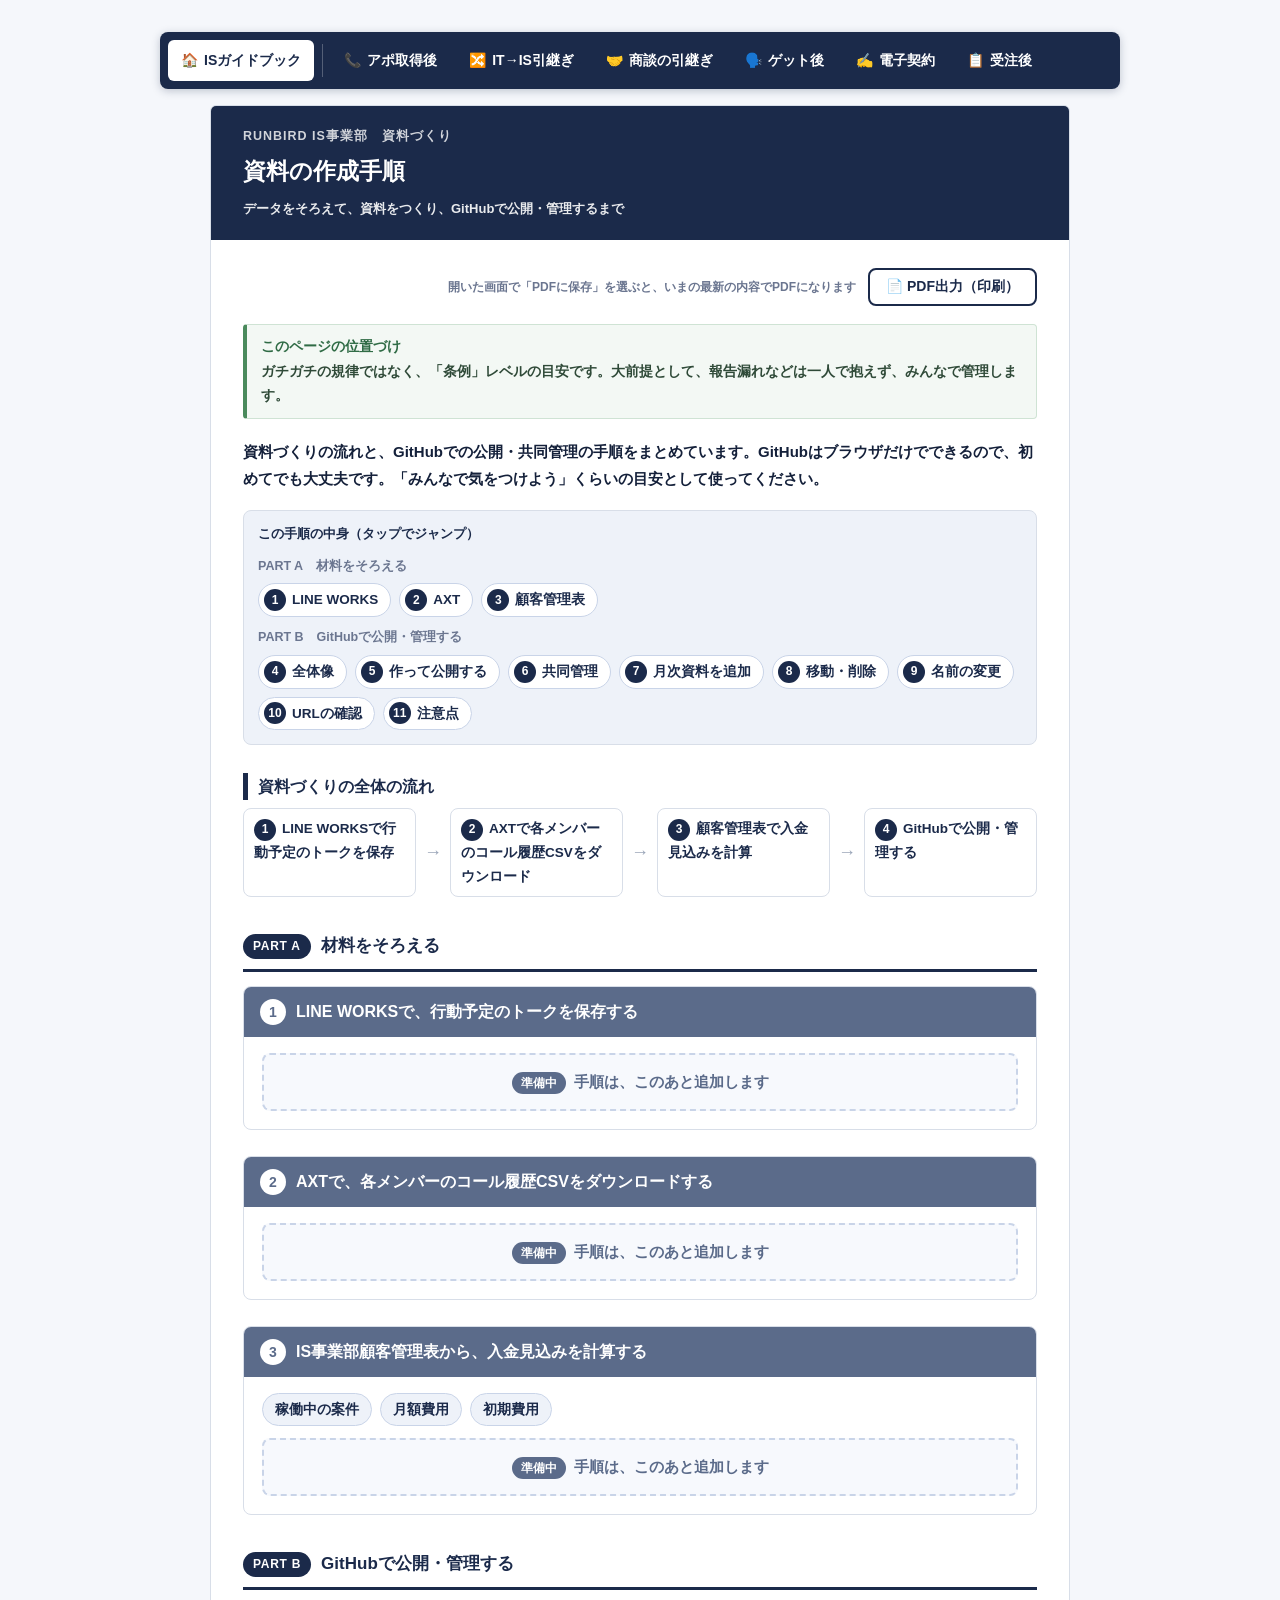
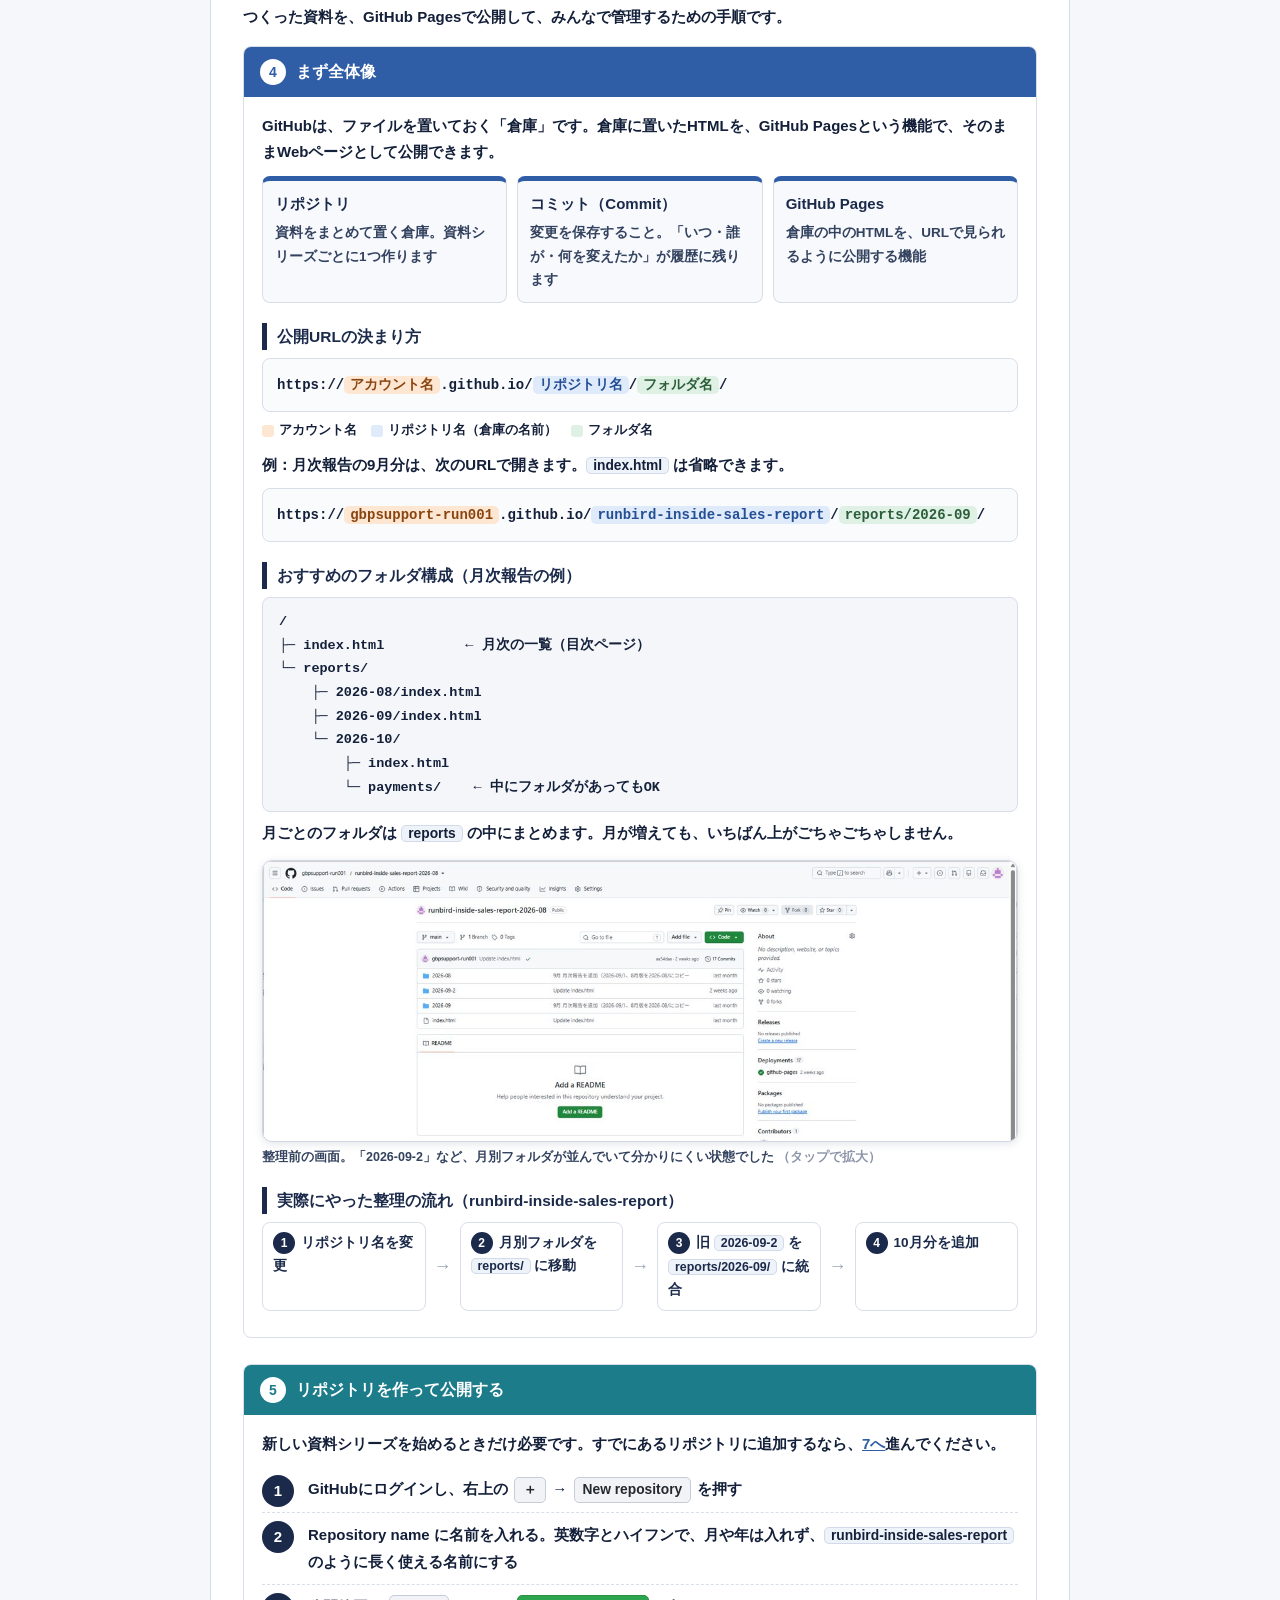
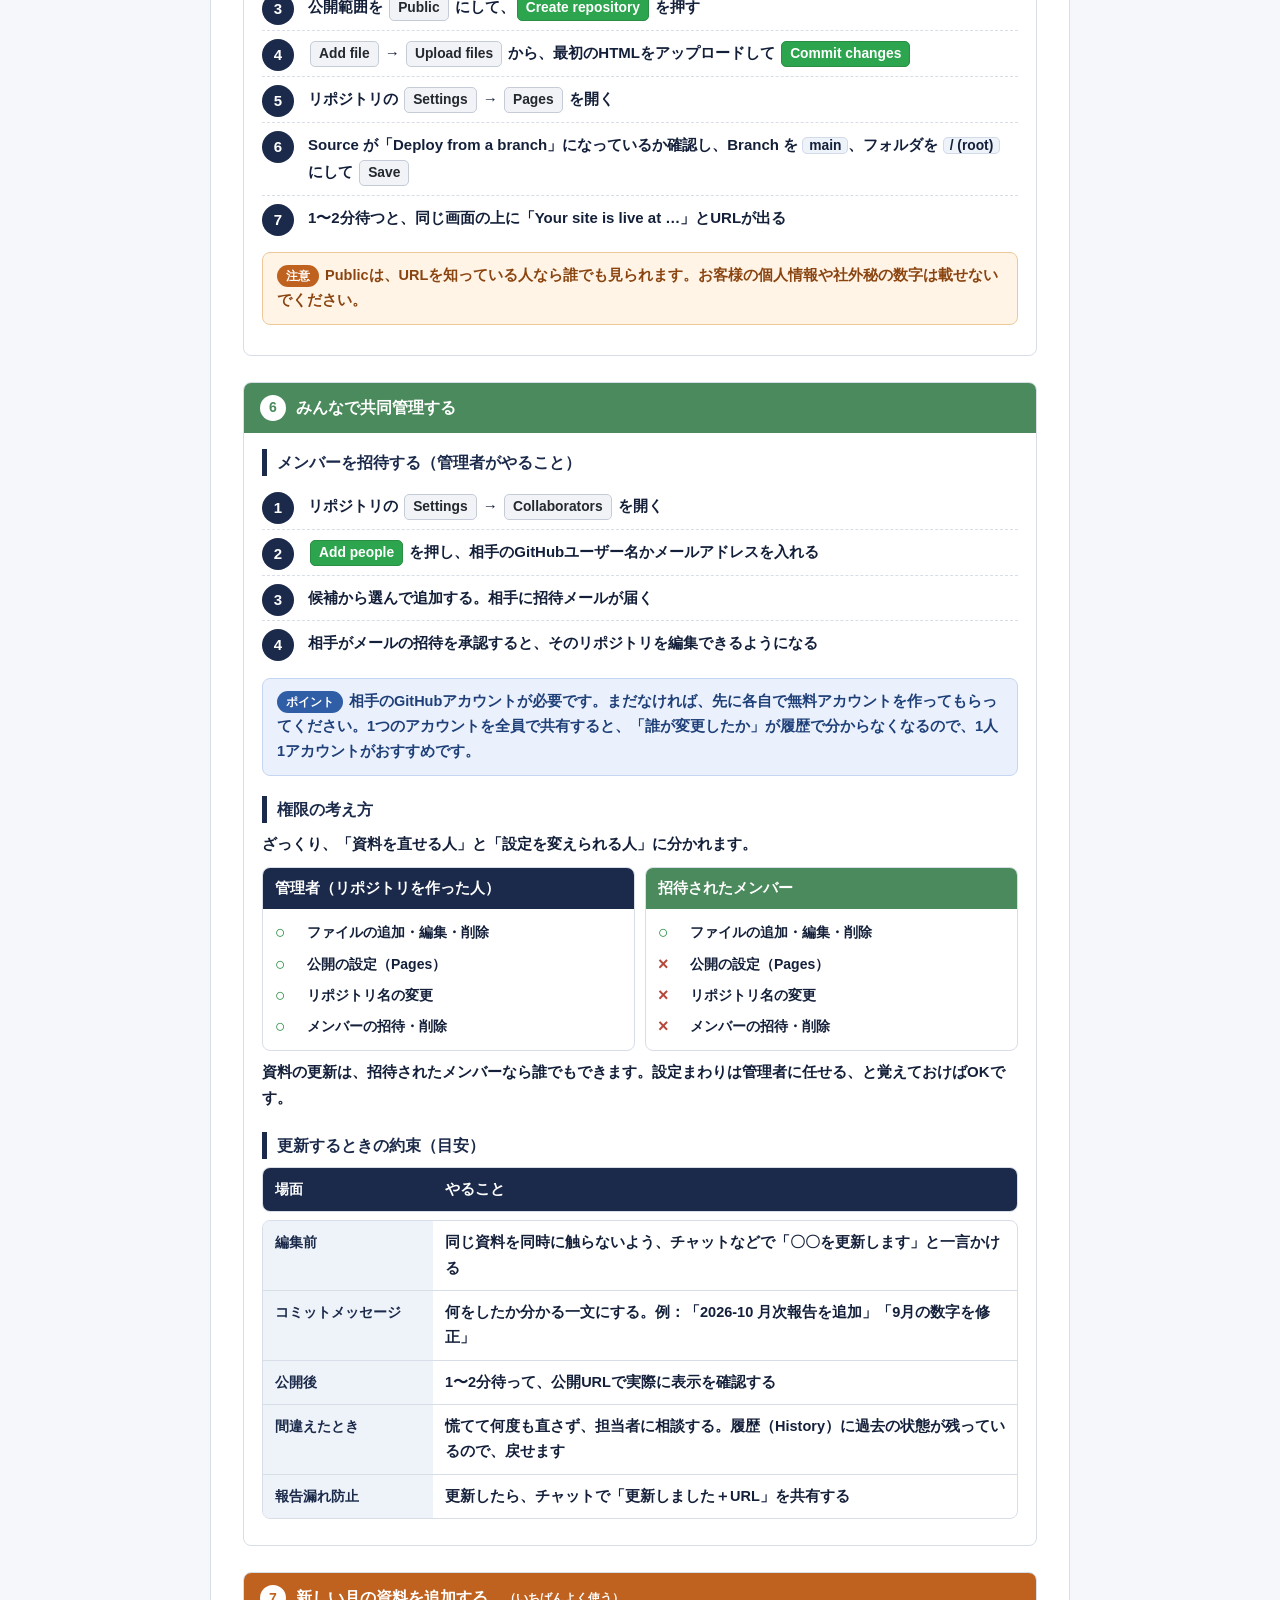
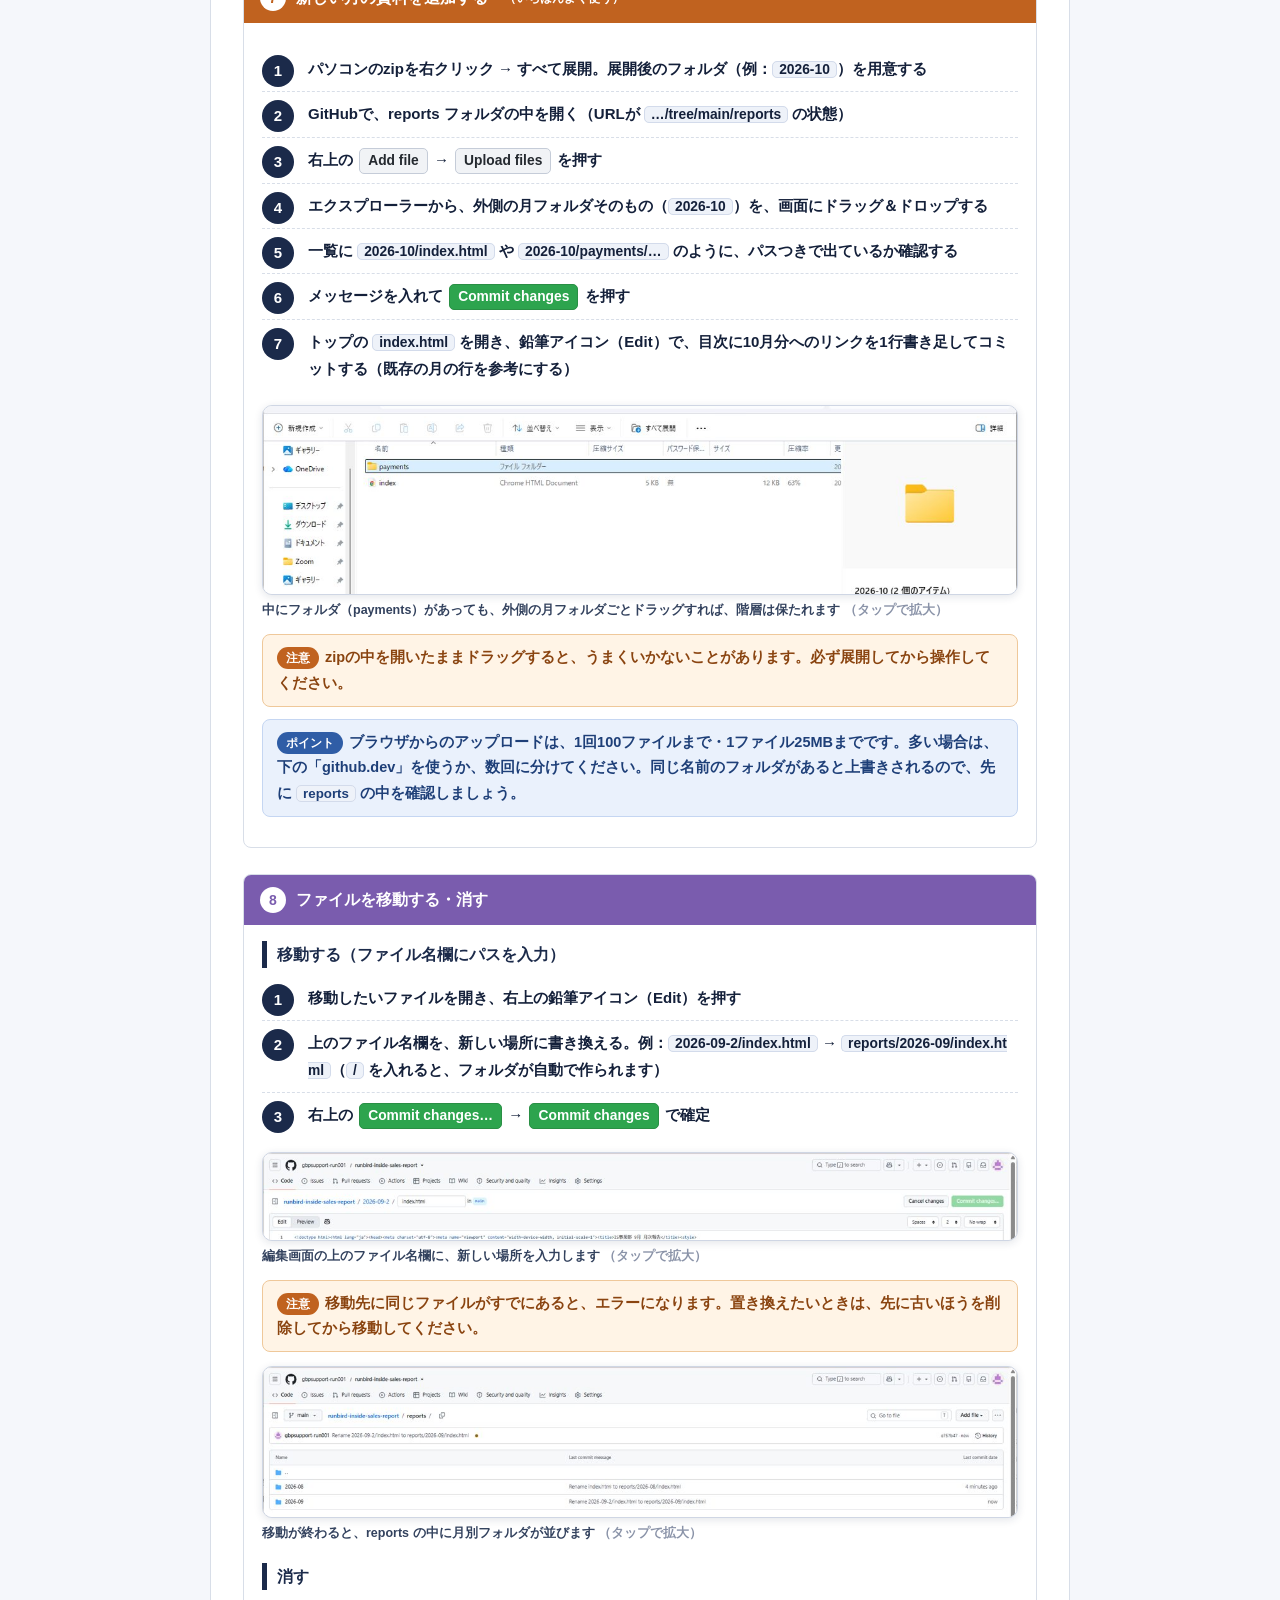
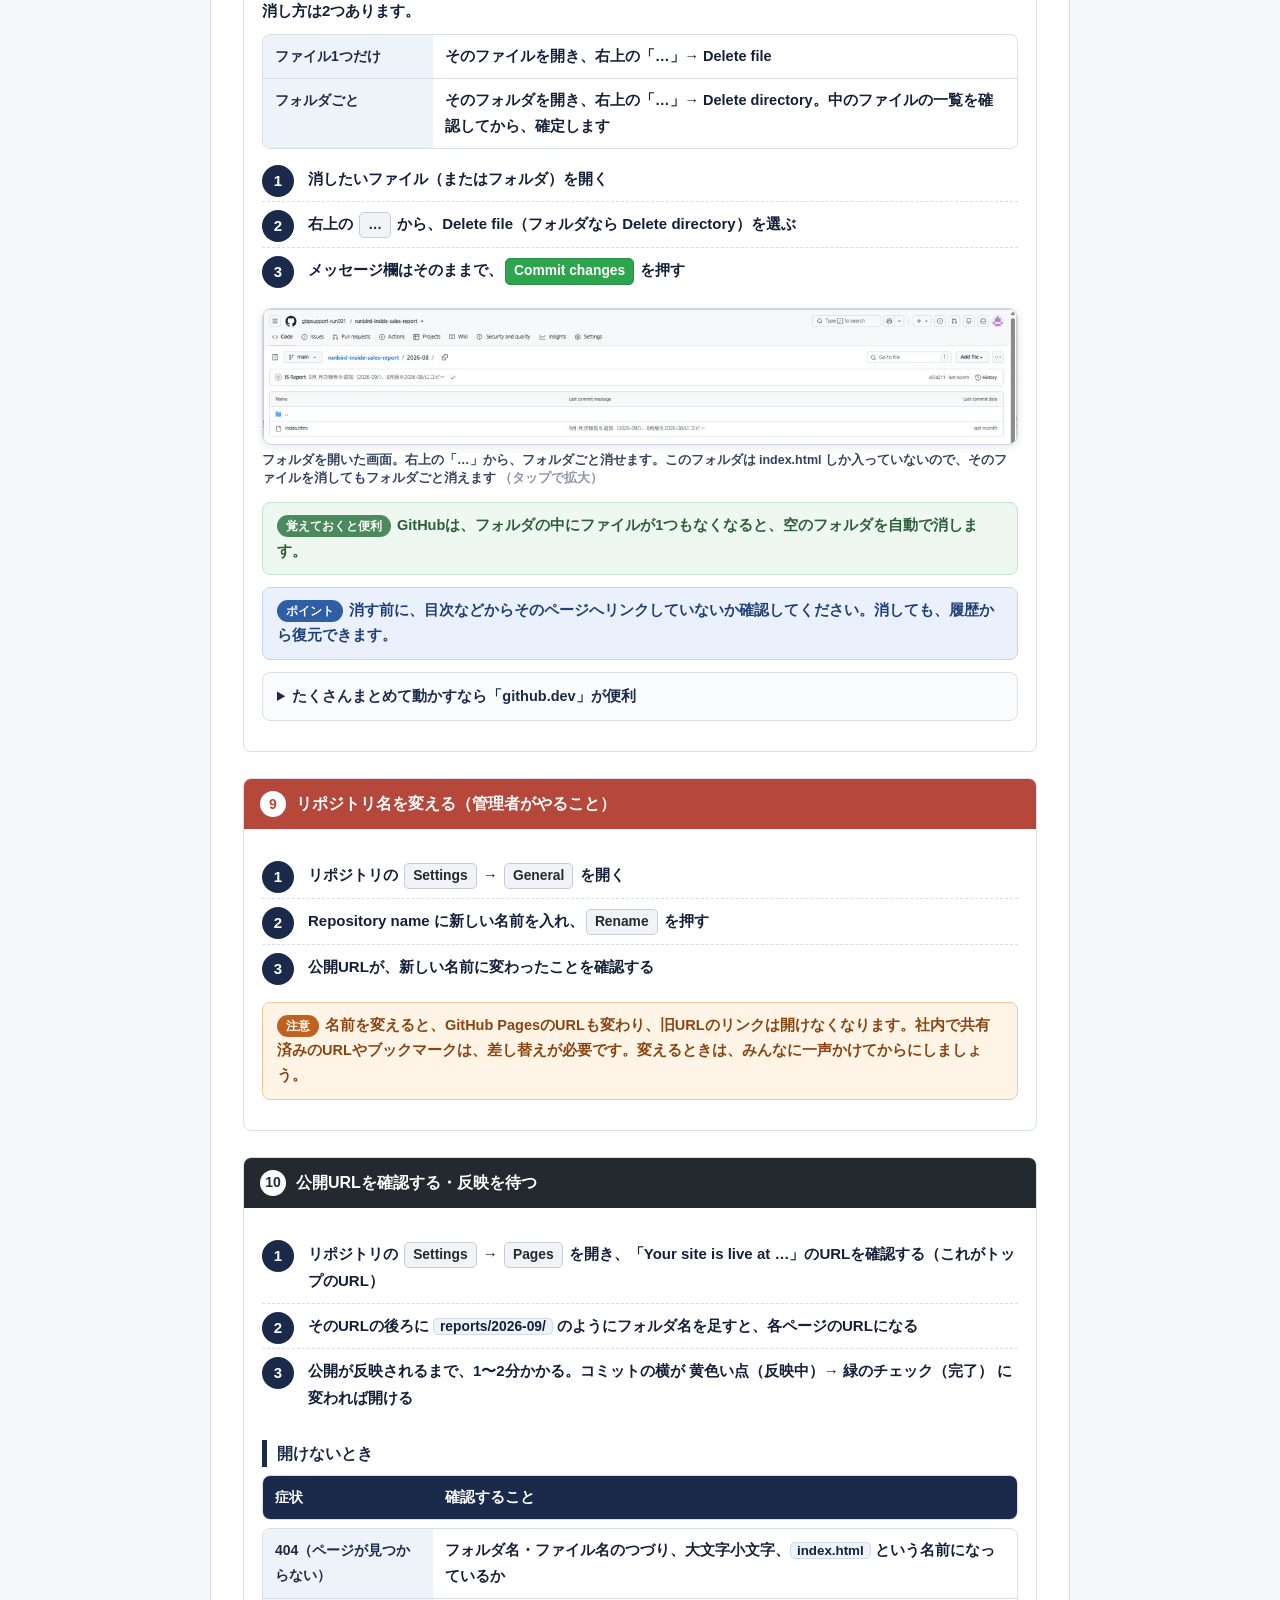
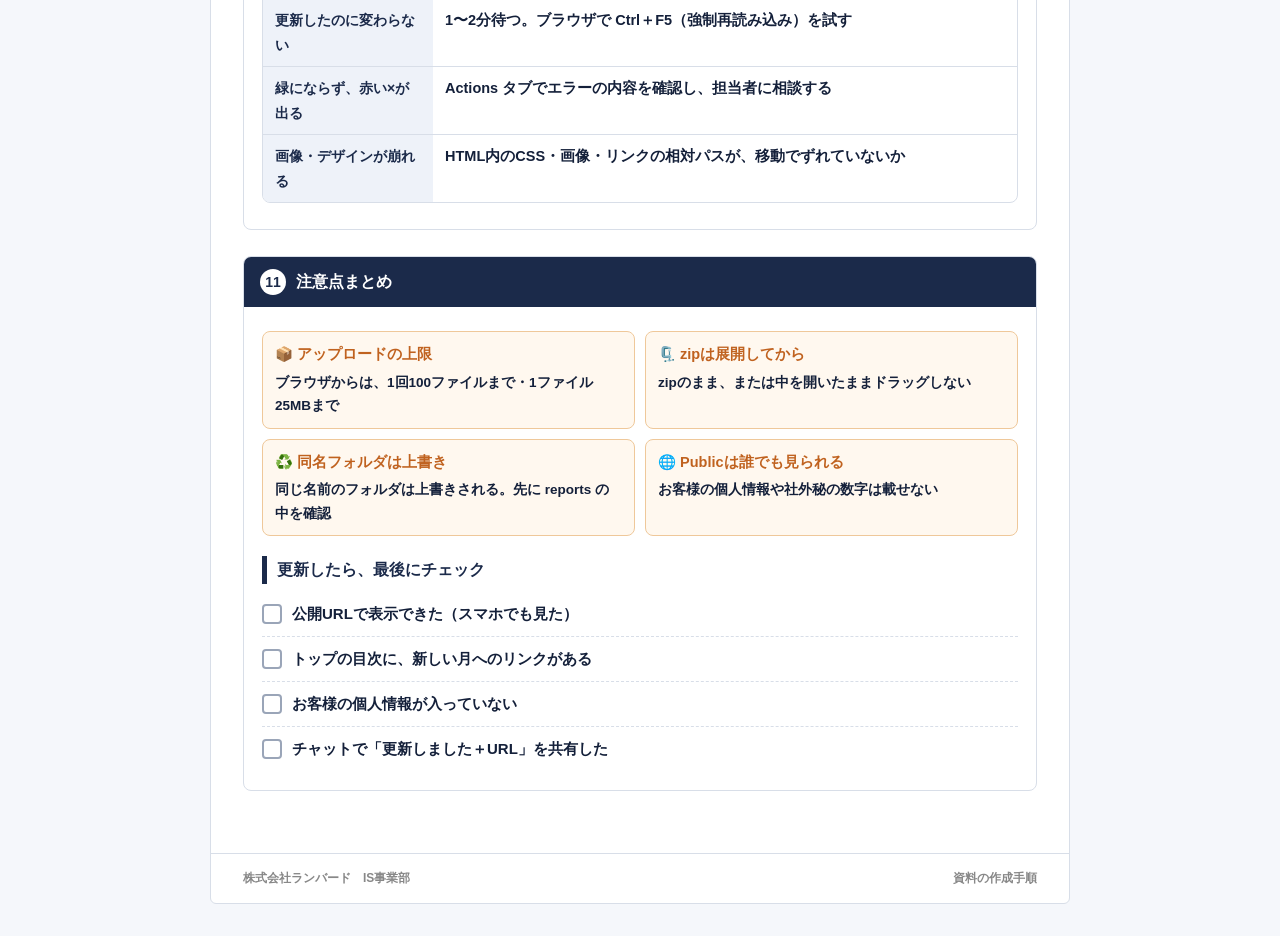
<file: report-guide.html>
<!DOCTYPE html>
<html lang="ja">
<head>
<meta charset="UTF-8">
<meta name="viewport" content="width=device-width, initial-scale=1, viewport-fit=cover">
<title>ISガイドブック｜資料の作成手順</title>
<style>
  :root{
    --navy:#1b2a4a;
    --blue:#2f5da6;
    --green:#4a8a5c;
    --teal:#1c7c8a;
    --purple:#7a5cae;
    --warn:#c0621f;
    --brick:#b5483a;
    --gh:#24292f;
    --line:#d8dee8;
    --soft:#eef2f9;
    --bg:#f5f7fb;
  }
  *{box-sizing:border-box;}
  html{scroll-padding-top:76px;}
  body{
    background:var(--bg);
    margin:0;
    padding:32px;
    line-height:1.75;
  }
  .sheet{
    max-width:860px;
    margin:0 auto;
    background:#fff;
    border:1px solid var(--line);
    border-radius:6px;
    overflow:hidden;
  }
  .header{background:var(--navy);color:#fff;padding:20px 32px;}
  .header .eyebrow{font-size:12px;letter-spacing:.08em;opacity:.8;margin-bottom:4px;}
  .header h1{margin:0;font-size:21px;}
  .header .sub{font-size:12px;opacity:.75;margin-top:6px;}
  .body{padding:28px 32px 36px;}

  .policy-note{
    background:#f3f8f4;
    border:1px solid #cfe3d4;
    border-left:4px solid #4a8a5c;
    border-radius:4px;
    padding:10px 14px;
    margin-bottom:20px;
    font-size:12.5px;
    line-height:1.8;
    color:#2f4a38;
  }
  .policy-note b{color:#2f6b45;}

  .intro{
    font-size:15px;font-weight:700;
    margin:0 0 18px;
  }

  /* ---- 目次 ---- */
  .toc{
    background:var(--soft);
    border:1px solid var(--line);
    border-radius:8px;
    padding:12px 14px 14px;
    margin-bottom:28px;
  }
  .toc .toc-title{font-size:13px;font-weight:800;color:var(--navy);margin-bottom:8px;}
  .toc .chips{display:flex;flex-wrap:wrap;gap:8px;}
  .toc a{
    display:inline-flex;align-items:center;gap:6px;
    background:#fff;border:1.5px solid #c9d4e8;border-radius:999px;
    padding:4px 12px 4px 5px;
    font-size:13.5px;font-weight:800;color:var(--navy);text-decoration:none;
  }
  .toc a:hover{background:#e6edf8;}
  .toc a .n{
    width:22px;height:22px;border-radius:50%;
    background:var(--navy);color:#fff;
    font-size:12px;
    display:inline-flex;align-items:center;justify-content:center;
  }

  /* ---- ブロック ---- */
  .block{
    border:1px solid var(--line);
    border-radius:8px;
    overflow:hidden;
    margin-bottom:26px;
    background:#fff;
    scroll-margin-top:76px;
  }
  .block-head{
    display:flex;align-items:center;gap:10px;
    color:#fff;
    font-weight:800;
    font-size:16px;
    padding:11px 16px;
  }
  .block-head .no{
    width:26px;height:26px;border-radius:50%;
    background:#fff;
    font-size:14px;
    display:flex;align-items:center;justify-content:center;
    flex:0 0 26px;
  }
  .b1 .block-head{background:var(--blue);}   .b1 .no{color:var(--blue);}
  .b2 .block-head{background:var(--teal);}   .b2 .no{color:var(--teal);}
  .b3 .block-head{background:var(--green);}  .b3 .no{color:var(--green);}
  .b4 .block-head{background:var(--warn);}   .b4 .no{color:var(--warn);}
  .b5 .block-head{background:var(--purple);} .b5 .no{color:var(--purple);}
  .b6 .block-head{background:var(--brick);}  .b6 .no{color:var(--brick);}
  .b7 .block-head{background:var(--gh);}     .b7 .no{color:var(--gh);}
  .b8 .block-head{background:var(--navy);}   .b8 .no{color:var(--navy);}
  .block-body{padding:16px 18px 18px;}

  .h3{
    font-size:15.5px;font-weight:800;color:var(--navy);
    margin:20px 0 8px;
    padding-left:10px;
    border-left:5px solid var(--navy);
  }
  .h3:first-child{margin-top:0;}
  .p{font-size:15px;font-weight:700;margin:0 0 10px;}

  /* ---- 番号つきの手順 ---- */
  ol.stp{list-style:none;counter-reset:s;margin:8px 0 6px;padding:0;}
  ol.stp > li{
    counter-increment:s;
    position:relative;
    padding:9px 0 9px 46px;
    border-bottom:1px dashed var(--line);
    font-size:15px;font-weight:700;
  }
  ol.stp > li:last-child{border-bottom:none;}
  ol.stp > li::before{
    content:counter(s);
    position:absolute;left:0;top:8px;
    width:32px;height:32px;border-radius:50%;
    background:var(--navy);color:#fff;
    font-weight:800;font-size:15px;
    display:flex;align-items:center;justify-content:center;
  }

  code,.k{
    background:var(--soft);
    border:1px solid #d3dbeb;
    padding:0 6px;
    border-radius:5px;
    font-family:ui-monospace,Consolas,"SFMono-Regular",monospace;
    font-size:.92em;
    font-weight:700;
    word-break:break-all;
  }
  .btn{
    display:inline-block;
    background:#f1f3f6;
    border:1px solid #c5ccd8;
    color:#24292f;
    font-weight:800;
    font-size:.92em;
    padding:0 8px;
    border-radius:5px;
    margin:0 2px;
    white-space:nowrap;
  }
  .btn.green{background:#2da44e;color:#fff;border-color:#2a8f45;}

  /* ---- 注意・補足 ---- */
  .note,.warn,.tip{
    border-radius:8px;
    padding:10px 14px;
    margin:12px 0;
    font-size:14.5px;
    font-weight:700;
  }
  .note{background:#eaf1fc;border:1px solid #c5d6f2;color:#1e3f78;}
  .warn{background:#fff4e6;border:1px solid #efc89a;color:#8a4410;}
  .tip{background:#eef8f0;border:1px solid #c6e2cc;color:#2c5e3b;}
  .note b,.warn b,.tip b{font-weight:800;}
  .lab{
    display:inline-block;
    font-size:11.5px;font-weight:800;color:#fff;
    padding:1px 9px;border-radius:999px;margin-right:6px;
  }
  .note .lab{background:var(--blue);}
  .warn .lab{background:var(--warn);}
  .tip .lab{background:var(--green);}

  /* ---- 用語カード ---- */
  .terms{display:grid;grid-template-columns:repeat(3,1fr);gap:10px;margin:8px 0 4px;}
  .term{
    border:1px solid var(--line);
    border-top:5px solid var(--blue);
    border-radius:8px;
    padding:10px 12px;
    background:#f7f9fd;
  }
  .term .t{font-size:15px;font-weight:800;color:var(--navy);}
  .term .d{font-size:13.5px;font-weight:700;margin-top:4px;color:#33425e;}

  /* ---- URLのしくみ ---- */
  .urlbox{
    border:1px solid var(--line);
    background:#fafbfd;
    border-radius:8px;
    padding:12px 14px;
    font-family:ui-monospace,Consolas,monospace;
    font-size:14px;
    font-weight:700;
    line-height:2;
    word-break:break-all;
  }
  .urlbox .seg{padding:1px 6px;border-radius:5px;font-weight:800;}
  .urlbox .a{background:#fde7d3;color:#8a4410;}
  .urlbox .b{background:#dfeafb;color:#244f94;}
  .urlbox .c{background:#dff1e4;color:#2c5e3b;}
  .urllegend{display:flex;flex-wrap:wrap;gap:6px 14px;font-size:12.5px;font-weight:800;margin-top:8px;}
  .urllegend span{display:inline-flex;align-items:center;gap:5px;}
  .urllegend i{width:12px;height:12px;border-radius:3px;display:inline-block;}

  .tree{
    background:#f4f6fa;
    border:1px solid var(--line);
    border-radius:8px;
    padding:12px 16px;
    font-family:ui-monospace,Consolas,"SFMono-Regular",monospace;
    font-size:13.5px;
    font-weight:700;
    line-height:1.75;
    white-space:pre;
    overflow-x:auto;
    margin:8px 0;
  }

  /* ---- 実例の流れ ---- */
  .chain{display:flex;flex-wrap:wrap;align-items:stretch;gap:8px;margin:8px 0;}
  .chain .c{
    flex:1 1 150px;
    border:1px solid var(--line);
    border-radius:8px;
    background:#fff;
    padding:8px 10px;
    font-size:13.5px;font-weight:800;color:var(--navy);
  }
  .chain .c .cn{
    display:inline-flex;align-items:center;justify-content:center;
    width:22px;height:22px;border-radius:50%;
    background:var(--navy);color:#fff;font-size:12px;margin-right:6px;
  }
  .chain .ca{align-self:center;color:#9aa5b8;font-weight:800;font-size:18px;}

  /* ---- 画像 ---- */
  figure.fig{margin:14px 0;}
  figure.fig a{display:block;}
  figure.fig img{
    display:block;
    width:100%;
    height:auto;
    border:1px solid #cfd6e4;
    border-radius:10px;
    box-shadow:0 2px 8px rgba(27,42,74,.12);
    background:#fff;
  }
  figure.fig figcaption{
    font-size:12.5px;
    font-weight:800;
    color:#33425e;
    margin-top:6px;
    line-height:1.5;
  }
  figure.fig figcaption .zoom{color:#8a93a8;font-weight:700;}

  /* ---- 行（旧：表） ---- */
  .rows{border:1px solid var(--line);border-radius:8px;overflow:hidden;margin:8px 0;}
  .rows .row{display:grid;grid-template-columns:170px 1fr;border-top:1px solid var(--line);}
  .rows .row:first-child{border-top:none;}
  .rows .k2{
    background:var(--soft);
    font-weight:800;font-size:14px;color:var(--navy);
    padding:9px 12px;
  }
  .rows .v2{padding:9px 12px;font-size:14.5px;font-weight:700;}
  .rows.head .k2{background:var(--navy);color:#fff;}
  .rows.head .v2{background:var(--navy);color:#fff;font-weight:800;}

  /* ---- 権限カード ---- */
  .roles{display:grid;grid-template-columns:1fr 1fr;gap:10px;margin:8px 0;}
  .role{border:1px solid var(--line);border-radius:8px;overflow:hidden;background:#fff;}
  .role .rh{padding:8px 12px;font-weight:800;font-size:14.5px;color:#fff;}
  .role.own .rh{background:var(--navy);}
  .role.mem .rh{background:var(--green);}
  .role ul{list-style:none;margin:0;padding:8px 12px;}
  .role li{font-size:14px;font-weight:700;padding:3px 0;display:flex;gap:8px;}
  .role li .m{flex:0 0 24px;font-weight:800;font-size:18px;line-height:1.4;}
  .role li .ok{color:#2a8f45;}
  .role li .ng{color:#b5483a;}

  /* ---- 折りたたみ ---- */
  details.more{
    border:1px solid var(--line);
    border-radius:8px;
    margin:12px 0;
    background:#fafbfd;
  }
  details.more summary{
    cursor:pointer;
    padding:11px 14px;
    font-weight:800;font-size:14.5px;color:var(--navy);
  }
  details.more .dm{padding:2px 14px 12px;font-size:14.5px;font-weight:700;}

  /* ---- チェックリスト ---- */
  ul.chk{list-style:none;margin:8px 0 0;padding:0;}
  ul.chk li{
    display:flex;gap:10px;align-items:flex-start;
    padding:9px 0;border-bottom:1px dashed var(--line);
    font-size:15px;font-weight:700;
  }
  ul.chk li:last-child{border-bottom:none;}
  ul.chk .bx{flex:0 0 20px;height:20px;border:2px solid #9aa5b8;border-radius:4px;margin-top:3px;}

  .cards4{display:grid;grid-template-columns:1fr 1fr;gap:10px;margin:8px 0 14px;}
  .cardw{
    border:1px solid #efc89a;background:#fff8ef;border-radius:8px;padding:10px 12px;
  }
  .cardw .cw-t{font-size:14.5px;font-weight:800;color:var(--warn);}
  .cardw .cw-d{font-size:13.5px;font-weight:700;margin-top:3px;}

  .footer{
    border-top:1px solid var(--line);
    padding:14px 32px;
    font-size:11px;
    color:#888;
    display:flex;justify-content:space-between;flex-wrap:wrap;gap:6px;
  }

  @media print{
    .toc{display:none !important;}
    .block{margin-bottom:14px;}
  }

  @media screen and (max-width:760px){
    body{padding:12px;}
    .body{padding:20px 14px 26px;}
    .header{padding:18px 16px;}
    .block-body{padding:14px 14px 16px;}
    .terms{grid-template-columns:1fr;}
    .roles{grid-template-columns:1fr;}
    .cards4{grid-template-columns:1fr;}
    .rows .row{grid-template-columns:1fr;}
    .rows .k2{padding:8px 12px 2px;background:var(--soft);}
    .rows .v2{padding:2px 12px 10px;background:var(--soft);}
    .rows.head{display:none;}
    .chain .ca{display:none;}
    .chain .c{flex-basis:100%;}
    ol.stp > li{font-size:15.5px;}
    .p,.note,.warn,.tip{font-size:15px;}
    .intro{font-size:15.5px;}
  }

  /* ---- PART見出し・準備中 ---- */
  .toc-group{font-size:12.5px;font-weight:800;color:#6b7690;margin:10px 0 6px;}
  .toc-group:first-of-type{margin-top:0;}
  .part{
    display:flex;align-items:center;gap:10px;
    font-size:17px;font-weight:800;color:var(--navy);
    margin:34px 0 14px;padding-bottom:8px;
    border-bottom:3px solid var(--navy);
  }
  .part .part-tag{
    background:var(--navy);color:#fff;
    font-size:12px;padding:2px 10px;border-radius:999px;letter-spacing:.06em;
  }
  .bA .block-head{background:#5b6b8a;}
  .bA .no{color:#5b6b8a;}
  .soon{
    border:2px dashed #c9d4e8;
    background:#f7f9fd;
    border-radius:8px;
    padding:14px;
    font-size:15px;font-weight:800;color:#5b6b8a;
    text-align:center;
  }
  .soon .lab{
    display:inline-block;background:#5b6b8a;color:#fff;
    font-size:11.5px;padding:1px 9px;border-radius:999px;margin-right:8px;
  }
  .tgt{display:flex;flex-wrap:wrap;gap:8px;margin-bottom:12px;}
  .chip2{
    background:#eef2f9;border:1.5px solid #c9d4e8;border-radius:999px;
    padding:3px 12px;font-size:14px;font-weight:800;color:var(--navy);
  }
  a.c{text-decoration:none;}
  a.c:hover{background:#f1f5fc;}
</style>
<link rel="stylesheet" href="common.css">
<script src="common.js" defer></script>
</head>
<body>
<nav class="topbar">
  <a href="./" class="home"><span class="ic">🏠</span><span class="l">ISガイドブック</span><span class="s">ホーム</span></a>
  <span class="sep"></span>
  <a href="appo-followup.html"><span class="ic">📞</span><span class="l">アポ取得後</span><span class="s">アポ後</span></a>
  <a href="it-is-handover.html"><span class="ic">🔀</span><span class="l">IT→IS引継ぎ</span><span class="s">IT→IS</span></a>
  <a href="handover.html"><span class="ic">🤝</span><span class="l">商談の引継ぎ</span><span class="s">商談</span></a>
  <a href="contract-script.html"><span class="ic">🗣️</span><span class="l">ゲット後</span><span class="s">ゲット後</span></a>
  <a href="docusign-flow.html"><span class="ic">✍️</span><span class="l">電子契約</span><span class="s">電子契約</span></a>
  <a href="workflow.html"><span class="ic">📋</span><span class="l">受注後</span><span class="s">受注後</span></a>
</nav>
<div class="sheet">
  <div class="header">
    <div class="eyebrow">RUNBIRD IS事業部　資料づくり</div>
    <h1>資料の作成手順</h1>
    <div class="sub">データをそろえて、資料をつくり、GitHubで公開・管理するまで</div>
  </div>

  <div class="body">
    <div class="policy-note">
      <b>このページの位置づけ</b><br>
      ガチガチの規律ではなく、「条例」レベルの目安です。大前提として、報告漏れなどは一人で抱えず、みんなで管理します。
    </div>

    <p class="intro">資料づくりの流れと、GitHubでの公開・共同管理の手順をまとめています。GitHubはブラウザだけでできるので、初めてでも大丈夫です。「みんなで気をつけよう」くらいの目安として使ってください。</p>

    <div class="toc">
      <div class="toc-title">この手順の中身（タップでジャンプ）</div>
      <div class="toc-group">PART A　材料をそろえる</div>
      <div class="chips">
        <a href="#s1"><span class="n">1</span>LINE WORKS</a>
        <a href="#s2"><span class="n">2</span>AXT</a>
        <a href="#s3"><span class="n">3</span>顧客管理表</a>
      </div>
      <div class="toc-group">PART B　GitHubで公開・管理する</div>
      <div class="chips">
        <a href="#s4"><span class="n">4</span>全体像</a>
        <a href="#s5"><span class="n">5</span>作って公開する</a>
        <a href="#s6"><span class="n">6</span>共同管理</a>
        <a href="#s7"><span class="n">7</span>月次資料を追加</a>
        <a href="#s8"><span class="n">8</span>移動・削除</a>
        <a href="#s9"><span class="n">9</span>名前の変更</a>
        <a href="#s10"><span class="n">10</span>URLの確認</a>
        <a href="#s11"><span class="n">11</span>注意点</a>
      </div>
    </div>

    <div class="h3" style="margin-top:0">資料づくりの全体の流れ</div>
    <div class="chain" style="margin-bottom:6px;">
      <a class="c" href="#s1"><span class="cn">1</span>LINE WORKSで行動予定のトークを保存</a><span class="ca">→</span>
      <a class="c" href="#s2"><span class="cn">2</span>AXTで各メンバーのコール履歴CSVをダウンロード</a><span class="ca">→</span>
      <a class="c" href="#s3"><span class="cn">3</span>顧客管理表で入金見込みを計算</a><span class="ca">→</span>
      <a class="c" href="#s4"><span class="cn">4</span>GitHubで公開・管理する</a>
    </div>

    <!-- PART A -->
    <div class="part"><span class="part-tag">PART A</span>材料をそろえる</div>

    <div class="block bA" id="s1">
      <div class="block-head"><span class="no">1</span>LINE WORKSで、行動予定のトークを保存する</div>
      <div class="block-body">
        <div class="soon"><span class="lab">準備中</span>手順は、このあと追加します</div>
      </div>
    </div>

    <div class="block bA" id="s2">
      <div class="block-head"><span class="no">2</span>AXTで、各メンバーのコール履歴CSVをダウンロードする</div>
      <div class="block-body">
        <div class="soon"><span class="lab">準備中</span>手順は、このあと追加します</div>
      </div>
    </div>

    <div class="block bA" id="s3">
      <div class="block-head"><span class="no">3</span>IS事業部顧客管理表から、入金見込みを計算する</div>
      <div class="block-body">
        <div class="tgt">
          <span class="chip2">稼働中の案件</span>
          <span class="chip2">月額費用</span>
          <span class="chip2">初期費用</span>
        </div>
        <div class="soon"><span class="lab">準備中</span>手順は、このあと追加します</div>
      </div>
    </div>

    <!-- PART B -->
    <div class="part"><span class="part-tag">PART B</span>GitHubで公開・管理する</div>
    <p class="p" style="margin-bottom:16px;">つくった資料を、GitHub Pagesで公開して、みんなで管理するための手順です。</p>

    <!-- 1 全体像 -->
    <div class="block b1" id="s4">
      <div class="block-head"><span class="no">4</span>まず全体像</div>
      <div class="block-body">
        <p class="p">GitHubは、ファイルを置いておく「倉庫」です。倉庫に置いたHTMLを、<b>GitHub Pages</b>という機能で、そのままWebページとして公開できます。</p>

        <div class="terms">
          <div class="term"><div class="t">リポジトリ</div><div class="d">資料をまとめて置く倉庫。資料シリーズごとに1つ作ります</div></div>
          <div class="term"><div class="t">コミット（Commit）</div><div class="d">変更を保存すること。「いつ・誰が・何を変えたか」が履歴に残ります</div></div>
          <div class="term"><div class="t">GitHub Pages</div><div class="d">倉庫の中のHTMLを、URLで見られるように公開する機能</div></div>
        </div>

        <div class="h3">公開URLの決まり方</div>
        <div class="urlbox">https://<span class="seg a">アカウント名</span>.github.io/<span class="seg b">リポジトリ名</span>/<span class="seg c">フォルダ名</span>/</div>
        <div class="urllegend">
          <span><i style="background:#fde7d3"></i>アカウント名</span>
          <span><i style="background:#dfeafb"></i>リポジトリ名（倉庫の名前）</span>
          <span><i style="background:#dff1e4"></i>フォルダ名</span>
        </div>
        <p class="p" style="margin-top:10px;">例：月次報告の9月分は、次のURLで開きます。<code>index.html</code> は省略できます。</p>
        <div class="urlbox">https://<span class="seg a">gbpsupport-run001</span>.github.io/<span class="seg b">runbird-inside-sales-report</span>/<span class="seg c">reports/2026-09</span>/</div>

        <div class="h3">おすすめのフォルダ構成（月次報告の例）</div>
        <div class="tree">/
├─ index.html          ← 月次の一覧（目次ページ）
└─ reports/
    ├─ 2026-08/index.html
    ├─ 2026-09/index.html
    └─ 2026-10/
        ├─ index.html
        └─ payments/    ← 中にフォルダがあってもOK</div>
        <p class="p">月ごとのフォルダは <code>reports</code> の中にまとめます。月が増えても、いちばん上がごちゃごちゃしません。</p>

        <figure class="fig">
          <a href="images/github-guide/repo-top.jpg" target="_blank" rel="noopener"><img src="images/github-guide/repo-top.jpg" alt="整理前のリポジトリ画面" loading="lazy"></a>
          <figcaption>整理前の画面。「2026-09-2」など、月別フォルダが並んでいて分かりにくい状態でした <span class="zoom">（タップで拡大）</span></figcaption>
        </figure>

        <div class="h3">実際にやった整理の流れ（runbird-inside-sales-report）</div>
        <div class="chain">
          <div class="c"><span class="cn">1</span>リポジトリ名を変更</div><span class="ca">→</span>
          <div class="c"><span class="cn">2</span>月別フォルダを <code>reports/</code> に移動</div><span class="ca">→</span>
          <div class="c"><span class="cn">3</span>旧 <code>2026-09-2</code> を <code>reports/2026-09/</code> に統合</div><span class="ca">→</span>
          <div class="c"><span class="cn">4</span>10月分を追加</div>
        </div>
      </div>
    </div>

    <!-- 2 作成 -->
    <div class="block b2" id="s5">
      <div class="block-head"><span class="no">5</span>リポジトリを作って公開する</div>
      <div class="block-body">
        <p class="p">新しい資料シリーズを始めるときだけ必要です。すでにあるリポジトリに追加するなら、<a href="#s7" style="color:var(--blue);">7へ</a>進んでください。</p>
        <ol class="stp">
          <li>GitHubにログインし、右上の <span class="btn">＋</span> → <span class="btn">New repository</span> を押す</li>
          <li><b>Repository name</b> に名前を入れる。英数字とハイフンで、月や年は入れず、<code>runbird-inside-sales-report</code> のように長く使える名前にする</li>
          <li>公開範囲を <span class="btn">Public</span> にして、<span class="btn green">Create repository</span> を押す</li>
          <li><span class="btn">Add file</span> → <span class="btn">Upload files</span> から、最初のHTMLをアップロードして <span class="btn green">Commit changes</span></li>
          <li>リポジトリの <span class="btn">Settings</span> → <span class="btn">Pages</span> を開く</li>
          <li><b>Source</b> が「Deploy from a branch」になっているか確認し、Branch を <code>main</code>、フォルダを <code>/ (root)</code> にして <span class="btn">Save</span></li>
          <li>1〜2分待つと、同じ画面の上に「Your site is live at …」とURLが出る</li>
        </ol>
        <div class="warn"><span class="lab">注意</span>Publicは、URLを知っている人なら誰でも見られます。お客様の個人情報や社外秘の数字は載せないでください。</div>
      </div>
    </div>

    <!-- 3 共同管理 -->
    <div class="block b3" id="s6">
      <div class="block-head"><span class="no">6</span>みんなで共同管理する</div>
      <div class="block-body">
        <div class="h3">メンバーを招待する（管理者がやること）</div>
        <ol class="stp">
          <li>リポジトリの <span class="btn">Settings</span> → <span class="btn">Collaborators</span> を開く</li>
          <li><span class="btn green">Add people</span> を押し、相手のGitHubユーザー名かメールアドレスを入れる</li>
          <li>候補から選んで追加する。相手に招待メールが届く</li>
          <li>相手がメールの招待を<b>承認</b>すると、そのリポジトリを編集できるようになる</li>
        </ol>
        <div class="note"><span class="lab">ポイント</span>相手のGitHubアカウントが必要です。まだなければ、先に各自で無料アカウントを作ってもらってください。1つのアカウントを全員で共有すると、「誰が変更したか」が履歴で分からなくなるので、<b>1人1アカウント</b>がおすすめです。</div>

        <div class="h3">権限の考え方</div>
        <p class="p">ざっくり、「資料を直せる人」と「設定を変えられる人」に分かれます。</p>
        <div class="roles">
          <div class="role own">
            <div class="rh">管理者（リポジトリを作った人）</div>
            <ul>
              <li><span class="m ok">○</span>ファイルの追加・編集・削除</li>
              <li><span class="m ok">○</span>公開の設定（Pages）</li>
              <li><span class="m ok">○</span>リポジトリ名の変更</li>
              <li><span class="m ok">○</span>メンバーの招待・削除</li>
            </ul>
          </div>
          <div class="role mem">
            <div class="rh">招待されたメンバー</div>
            <ul>
              <li><span class="m ok">○</span>ファイルの追加・編集・削除</li>
              <li><span class="m ng">×</span>公開の設定（Pages）</li>
              <li><span class="m ng">×</span>リポジトリ名の変更</li>
              <li><span class="m ng">×</span>メンバーの招待・削除</li>
            </ul>
          </div>
        </div>
        <p class="p">資料の更新は、招待されたメンバーなら誰でもできます。設定まわりは管理者に任せる、と覚えておけばOKです。</p>

        <div class="h3">更新するときの約束（目安）</div>
        <div class="rows head"><div class="row"><div class="k2">場面</div><div class="v2">やること</div></div></div>
        <div class="rows">
          <div class="row"><div class="k2">編集前</div><div class="v2">同じ資料を同時に触らないよう、チャットなどで「〇〇を更新します」と一言かける</div></div>
          <div class="row"><div class="k2">コミットメッセージ</div><div class="v2">何をしたか分かる一文にする。例：「2026-10 月次報告を追加」「9月の数字を修正」</div></div>
          <div class="row"><div class="k2">公開後</div><div class="v2">1〜2分待って、公開URLで実際に表示を確認する</div></div>
          <div class="row"><div class="k2">間違えたとき</div><div class="v2">慌てて何度も直さず、担当者に相談する。履歴（History）に過去の状態が残っているので、戻せます</div></div>
          <div class="row"><div class="k2">報告漏れ防止</div><div class="v2">更新したら、チャットで「更新しました＋URL」を共有する</div></div>
        </div>
      </div>
    </div>

    <!-- 4 月次追加 -->
    <div class="block b4" id="s7">
      <div class="block-head"><span class="no">7</span>新しい月の資料を追加する<span style="font-size:12px;font-weight:700;margin-left:6px;">（いちばんよく使う）</span></div>
      <div class="block-body">
        <ol class="stp">
          <li>パソコンのzipを右クリック → <b>すべて展開</b>。展開後のフォルダ（例：<code>2026-10</code>）を用意する</li>
          <li>GitHubで、<b>reports フォルダの中</b>を開く（URLが <code>…/tree/main/reports</code> の状態）</li>
          <li>右上の <span class="btn">Add file</span> → <span class="btn">Upload files</span> を押す</li>
          <li>エクスプローラーから、<b>外側の月フォルダそのもの</b>（<code>2026-10</code>）を、画面にドラッグ＆ドロップする</li>
          <li>一覧に <code>2026-10/index.html</code> や <code>2026-10/payments/…</code> のように、パスつきで出ているか確認する</li>
          <li>メッセージを入れて <span class="btn green">Commit changes</span> を押す</li>
          <li>トップの <code>index.html</code> を開き、鉛筆アイコン（Edit）で、目次に10月分へのリンクを1行書き足してコミットする（既存の月の行を参考にする）</li>
        </ol>

        <figure class="fig">
          <a href="images/github-guide/upload-folder.jpg" target="_blank" rel="noopener"><img src="images/github-guide/upload-folder.jpg" alt="フォルダの中にindex.htmlとpaymentsがあるエクスプローラー画面" loading="lazy"></a>
          <figcaption>中にフォルダ（payments）があっても、外側の月フォルダごとドラッグすれば、階層は保たれます <span class="zoom">（タップで拡大）</span></figcaption>
        </figure>

        <div class="warn"><span class="lab">注意</span>zipの中を開いたままドラッグすると、うまくいかないことがあります。必ず展開してから操作してください。</div>
        <div class="note"><span class="lab">ポイント</span>ブラウザからのアップロードは、<b>1回100ファイルまで・1ファイル25MBまで</b>です。多い場合は、下の「github.dev」を使うか、数回に分けてください。同じ名前のフォルダがあると上書きされるので、先に <code>reports</code> の中を確認しましょう。</div>
      </div>
    </div>

    <!-- 5 移動・削除 -->
    <div class="block b5" id="s8">
      <div class="block-head"><span class="no">8</span>ファイルを移動する・消す</div>
      <div class="block-body">
        <div class="h3">移動する（ファイル名欄にパスを入力）</div>
        <ol class="stp">
          <li>移動したいファイルを開き、右上の鉛筆アイコン（Edit）を押す</li>
          <li>上のファイル名欄を、新しい場所に書き換える。例：<code>2026-09-2/index.html</code> → <code>reports/2026-09/index.html</code>（<code>/</code> を入れると、フォルダが自動で作られます）</li>
          <li>右上の <span class="btn green">Commit changes…</span> → <span class="btn green">Commit changes</span> で確定</li>
        </ol>
        <figure class="fig">
          <a href="images/github-guide/move.jpg" target="_blank" rel="noopener"><img src="images/github-guide/move.jpg" alt="編集画面のファイル名欄" loading="lazy"></a>
          <figcaption>編集画面の上のファイル名欄に、新しい場所を入力します <span class="zoom">（タップで拡大）</span></figcaption>
        </figure>
        <div class="warn"><span class="lab">注意</span>移動先に同じファイルがすでにあると、エラーになります。置き換えたいときは、先に古いほうを削除してから移動してください。</div>
        <figure class="fig">
          <a href="images/github-guide/reports.jpg" target="_blank" rel="noopener"><img src="images/github-guide/reports.jpg" alt="reportsフォルダの中に2026-08と2026-09が並んでいる画面" loading="lazy"></a>
          <figcaption>移動が終わると、reports の中に月別フォルダが並びます <span class="zoom">（タップで拡大）</span></figcaption>
        </figure>

        <div class="h3">消す</div>
        <p class="p">消し方は2つあります。</p>
        <div class="rows">
          <div class="row"><div class="k2">ファイル1つだけ</div><div class="v2">そのファイルを開き、右上の「…」→ <b>Delete file</b></div></div>
          <div class="row"><div class="k2">フォルダごと</div><div class="v2">そのフォルダを開き、右上の「…」→ <b>Delete directory</b>。中のファイルの一覧を確認してから、確定します</div></div>
        </div>
        <ol class="stp">
          <li>消したいファイル（またはフォルダ）を開く</li>
          <li>右上の <span class="btn">…</span> から、<b>Delete file</b>（フォルダなら <b>Delete directory</b>）を選ぶ</li>
          <li>メッセージ欄はそのままで、<span class="btn green">Commit changes</span> を押す</li>
        </ol>
        <figure class="fig">
          <a href="images/github-guide/delete.jpg" target="_blank" rel="noopener"><img src="images/github-guide/delete.jpg" alt="フォルダの中にindex.htmlだけがある画面" loading="lazy"></a>
          <figcaption>フォルダを開いた画面。右上の「…」から、フォルダごと消せます。このフォルダは index.html しか入っていないので、そのファイルを消してもフォルダごと消えます <span class="zoom">（タップで拡大）</span></figcaption>
        </figure>
        <div class="tip"><span class="lab">覚えておくと便利</span>GitHubは、フォルダの中にファイルが1つもなくなると、空のフォルダを自動で消します。</div>
        <div class="note"><span class="lab">ポイント</span>消す前に、目次などからそのページへリンクしていないか確認してください。消しても、履歴から復元できます。</div>

        <details class="more">
          <summary>たくさんまとめて動かすなら「github.dev」が便利</summary>
          <div class="dm">リポジトリのページで、キーボードの <b>.（ピリオド）</b> を押すと、ブラウザ上でVS Codeのような画面が開きます。左の一覧で、フォルダやファイルを<b>ドラッグ＆ドロップで移動</b>でき、右クリックで<b>Delete</b>もできます。終わったら、左の「ソース管理」アイコンからメッセージを入れてコミットし、同期（Sync）してください。</div>
        </details>
      </div>
    </div>

    <!-- 6 名前変更 -->
    <div class="block b6" id="s9">
      <div class="block-head"><span class="no">9</span>リポジトリ名を変える（管理者がやること）</div>
      <div class="block-body">
        <ol class="stp">
          <li>リポジトリの <span class="btn">Settings</span> → <span class="btn">General</span> を開く</li>
          <li><b>Repository name</b> に新しい名前を入れ、<span class="btn">Rename</span> を押す</li>
          <li>公開URLが、新しい名前に変わったことを確認する</li>
        </ol>
        <div class="warn"><span class="lab">注意</span>名前を変えると、<b>GitHub PagesのURLも変わり、旧URLのリンクは開けなくなります。</b>社内で共有済みのURLやブックマークは、差し替えが必要です。変えるときは、みんなに一声かけてからにしましょう。</div>
      </div>
    </div>

    <!-- 7 URL確認 -->
    <div class="block b7" id="s10">
      <div class="block-head"><span class="no">10</span>公開URLを確認する・反映を待つ</div>
      <div class="block-body">
        <ol class="stp">
          <li>リポジトリの <span class="btn">Settings</span> → <span class="btn">Pages</span> を開き、「Your site is live at …」のURLを確認する（これがトップのURL）</li>
          <li>そのURLの後ろに <code>reports/2026-09/</code> のようにフォルダ名を足すと、各ページのURLになる</li>
          <li>公開が反映されるまで、<b>1〜2分</b>かかる。コミットの横が <b>黄色い点（反映中）→ 緑のチェック（完了）</b> に変われば開ける</li>
        </ol>

        <div class="h3">開けないとき</div>
        <div class="rows head"><div class="row"><div class="k2">症状</div><div class="v2">確認すること</div></div></div>
        <div class="rows">
          <div class="row"><div class="k2">404（ページが見つからない）</div><div class="v2">フォルダ名・ファイル名のつづり、大文字小文字、<code>index.html</code> という名前になっているか</div></div>
          <div class="row"><div class="k2">更新したのに変わらない</div><div class="v2">1〜2分待つ。ブラウザで <b>Ctrl＋F5</b>（強制再読み込み）を試す</div></div>
          <div class="row"><div class="k2">緑にならず、赤い×が出る</div><div class="v2"><b>Actions</b> タブでエラーの内容を確認し、担当者に相談する</div></div>
          <div class="row"><div class="k2">画像・デザインが崩れる</div><div class="v2">HTML内のCSS・画像・リンクの相対パスが、移動でずれていないか</div></div>
        </div>
      </div>
    </div>

    <!-- 8 注意点 -->
    <div class="block b8" id="s11">
      <div class="block-head"><span class="no">11</span>注意点まとめ</div>
      <div class="block-body">
        <div class="cards4">
          <div class="cardw"><div class="cw-t">📦 アップロードの上限</div><div class="cw-d">ブラウザからは、1回100ファイルまで・1ファイル25MBまで</div></div>
          <div class="cardw"><div class="cw-t">🗜️ zipは展開してから</div><div class="cw-d">zipのまま、または中を開いたままドラッグしない</div></div>
          <div class="cardw"><div class="cw-t">♻️ 同名フォルダは上書き</div><div class="cw-d">同じ名前のフォルダは上書きされる。先に reports の中を確認</div></div>
          <div class="cardw"><div class="cw-t">🌐 Publicは誰でも見られる</div><div class="cw-d">お客様の個人情報や社外秘の数字は載せない</div></div>
        </div>

        <div class="h3">更新したら、最後にチェック</div>
        <ul class="chk">
          <li><span class="bx"></span><span>公開URLで表示できた（スマホでも見た）</span></li>
          <li><span class="bx"></span><span>トップの目次に、新しい月へのリンクがある</span></li>
          <li><span class="bx"></span><span>お客様の個人情報が入っていない</span></li>
          <li><span class="bx"></span><span>チャットで「更新しました＋URL」を共有した</span></li>
        </ul>
      </div>
    </div>
  </div>

  <div class="footer">
    <span>株式会社ランバード　IS事業部</span>
    <span>資料の作成手順</span>
  </div>
</div>
</body>
</html>
</file>
<file: common.css>
/* ===== 全ページ共通：太めのゴシック体＋上部ナビ ===== */

html body{
  font-family:"Hiragino Kaku Gothic ProN","Hiragino Sans","BIZ UDPGothic","Yu Gothic","YuGothic","Meiryo",sans-serif !important;
  font-weight:600;
  color:#14203a;
  -webkit-font-smoothing:antialiased;
}
html body *{
  font-family:inherit;
}

/* 見出しはさらに太く */
.header h1{font-weight:800 !important;font-size:23px !important;}
.header .sub{font-weight:600 !important;font-size:13px !important;opacity:.9 !important;}
.header .eyebrow{font-weight:700 !important;font-size:12.5px !important;}
.lvl1{font-weight:800 !important;font-size:18px !important;}

/* ---- ワークフロー（workflow.html） ---- */
.flow-title{font-weight:800 !important;font-size:16px !important;}
ul.check li{font-size:15px !important;font-weight:700 !important;}
ul.check li .txt .note{font-size:12.5px !important;font-weight:600 !important;color:#6b7690 !important;}
ul.check li .step{font-size:13.5px !important;font-weight:800 !important;}
ul.check li .role{font-size:11.5px !important;font-weight:800 !important;}
.legend{font-size:12.5px !important;font-weight:700 !important;}
.legend .badge{font-size:11.5px !important;}
.template summary{font-size:13px !important;font-weight:800 !important;}
.template .tpl-text{font-size:14px !important;font-weight:600 !important;}

/* ---- 商談の引継ぎ手順（handover.html） ---- */
.main .title{font-size:16px !important;font-weight:800 !important;}
.main .desc{font-size:15px !important;font-weight:700 !important;}
.quote{font-size:14.5px !important;font-weight:700 !important;}
.arrow-line{font-size:14px !important;font-weight:700 !important;}
.badge{font-size:11.5px !important;font-weight:800 !important;}

/* ---- IT→IS 商談引継ぎフロー（it-is-handover.html） ---- */
.col-title{font-size:17px !important;font-weight:800 !important;}
.branch-title{font-size:15px !important;font-weight:800 !important;}
.card .card-title{font-size:14px !important;font-weight:800 !important;}
.card .card-body{font-size:14px !important;font-weight:700 !important;}
.card.simple{font-size:15px !important;font-weight:800 !important;}
.card.final{font-size:17px !important;font-weight:800 !important;}
ol.points li{font-size:14px !important;font-weight:700 !important;}

/* ---- 注記・フッター ---- */
.policy-note{font-size:13.5px !important;font-weight:700 !important;}
.footer{font-size:12px !important;font-weight:700 !important;}
.nav-btn{font-size:14px !important;font-weight:800 !important;}

/* ===== 上部ナビ（ホームボタン付き） ===== */
.topbar{
  position:sticky;
  top:0;
  z-index:50;
  max-width:960px;
  margin:0 auto 16px;
  background:#1b2a4a;
  border-radius:8px;
  padding:8px;
  display:flex;
  gap:6px;
  overflow-x:auto;
  box-shadow:0 2px 8px rgba(27,42,74,.25);
}
.topbar a{
  color:#fff;
  text-decoration:none;
  font-weight:800;
  font-size:14px;
  padding:8px 13px;
  border-radius:6px;
  white-space:nowrap;
  transition:background .15s ease;
}
.topbar a:hover{background:#2f5da6;}
.topbar a.home{background:#fff;color:#1b2a4a;}
.topbar a.home:hover{background:#e6edf8;}
.topbar a.active{background:#2f5da6;}
.topbar .sep{
  flex:0 0 1px;
  background:rgba(255,255,255,.25);
  margin:4px 2px;
}

@media screen and (max-width:760px){
  .topbar a{font-size:13px;padding:8px 10px;}
}
@media print{
  .topbar{display:none;}
}

/* ===== ナビ：PC表示（アイコン＋ふつうの名前） ===== */
.topbar .ic{margin-right:6px;}
.topbar .s{display:none;}
a{-webkit-tap-highlight-color:rgba(47,93,166,.18);}
html{-webkit-text-size-adjust:100%;text-size-adjust:100%;}
.tpl-text,.quote,.card .card-body,.main .desc{overflow-wrap:anywhere;}

/* ===================================================== */
/* ===== スマホ表示（幅760px以下） ===== */
/* ===================================================== */
@media screen and (max-width:760px){
  body{padding:10px 10px calc(88px + env(safe-area-inset-bottom)) !important;}
  .sheet{border-radius:10px !important;}
  .header{padding:18px 16px !important;}
  .header h1{font-size:20px !important;line-height:1.4 !important;}
  .header .sub{font-size:12.5px !important;}
  .body{padding:18px 14px 24px !important;}
  .lvl1{font-size:17px !important;}
  .page-nav{display:none !important;}
  .legend{gap:8px 14px !important;padding:10px 12px !important;}
  .footer{padding:12px 16px !important;font-size:11.5px !important;}
  .policy-note{font-size:13.5px !important;padding:10px 12px !important;}

  /* --- 下固定ナビ（親指で押しやすい） --- */
  .topbar{
    position:fixed !important;
    left:0;right:0;bottom:0;top:auto;
    max-width:none;
    margin:0;
    border-radius:14px 14px 0 0;
    padding:6px 6px calc(6px + env(safe-area-inset-bottom));
    display:grid;
    grid-auto-flow:column;
    grid-auto-columns:1fr;
    gap:2px;
    overflow:visible;
    box-shadow:0 -2px 12px rgba(27,42,74,.3);
  }
  .topbar .sep{display:none;}
  .topbar a{
    display:flex;
    flex-direction:column;
    align-items:center;
    justify-content:center;
    gap:3px;
    padding:6px 2px !important;
    min-height:54px;
    font-size:11px !important;
    line-height:1.2;
    text-align:center;
    white-space:normal;
  }
  .topbar .ic{margin:0;font-size:21px;line-height:1;}
  .topbar .l{display:none;}
  .topbar .s{display:inline;}
  .topbar a.home{background:transparent;color:#fff;}
  .topbar a.active,.topbar a.home.active{background:#2f5da6;}

  /* --- ワークフロー：チェックリストを2段に --- */
  .flow-body{padding:4px 14px 10px !important;}
  ul.check li{
    display:grid !important;
    grid-template-columns:auto auto 1fr;
    grid-template-areas:"box step role" "txt txt txt";
    align-items:center;
    column-gap:8px;
    row-gap:6px;
    padding:13px 0 !important;
  }
  ul.check li > .box{grid-area:box;width:20px !important;height:20px !important;margin:0 !important;}
  ul.check li > .step{grid-area:step;margin:0 !important;font-size:15px !important;}
  ul.check li > .role{grid-area:role;justify-self:start;font-size:12px !important;padding:3px 9px !important;}
  ul.check li > .txt{grid-area:txt;font-size:15.5px !important;line-height:1.7;}
  .template summary{padding:12px !important;font-size:14px !important;}
  .template .tpl-body{padding:14px !important;}
  .template .tpl-text{font-size:15px !important;line-height:1.9 !important;}

  /* --- 商談の引継ぎ手順 --- */
  .main .title{font-size:16.5px !important;}
  .main .desc{font-size:15.5px !important;}
  .quote{font-size:15px !important;}

  /* --- IT→IS フロー --- */
  .col-body{padding:12px !important;}
  .branch-col{padding:10px !important;}
  .card .card-title{font-size:15px !important;}
  .card .card-body{font-size:15px !important;}
  ol.points li{font-size:15px !important;}

  /* --- アポ取得後：表をカードに変換 --- */
  .table-wrap{overflow:visible !important;border:none !important;}
  table.appo{min-width:0 !important;}
  table.appo thead{display:none;}
  table.appo,table.appo tbody,table.appo tr,table.appo td{display:block;width:100%;}
  table.appo tr{
    border:1px solid #d8dee8;
    border-radius:10px;
    margin-bottom:14px;
    overflow:hidden;
    background:#fff;
  }
  table.appo td{border-top:none !important;padding:10px 14px !important;}
  table.appo td + td{border-top:1px dashed #d8dee8 !important;}
  table.appo td.type{
    white-space:normal !important;
    border-left:none !important;
    border-top:6px solid #2f5da6 !important;
    font-size:18px;
    padding:12px 14px !important;
  }
  table.appo tr.g-yoku td.type{border-top-color:#4a8a5c !important;}
  table.appo tr.g-yokuyoku td.type{border-top-color:#c0621f !important;}
  table.appo td[data-label]::before{
    content:attr(data-label);
    display:block;
    font-size:12px;
    font-weight:800;
    color:#6b7690;
    margin-bottom:5px;
  }
  table.appo td.none{display:none !important;}
  .chip{font-size:14px !important;padding:4px 12px !important;}
  .small-note{font-size:13px !important;}

  /* --- アポ取得後：手順・担当 --- */
  .step .title{font-size:16.5px !important;}
  .step .desc{font-size:15.5px !important;}
  .chain-row .who{flex:1 1 100%;}
  .person{font-size:15px !important;}

  /* --- ホーム --- */
  .card .name{font-size:18px !important;}
  .card .desc{font-size:14.5px !important;}
}

/* 見出しの折り返しをきれいに */
.header h1,.lvl1,.main .title,.card .name{text-wrap:balance;}

/* ===================================================== */
/* ===== PDF出力ボタン ===== */
/* ===================================================== */
.tools{
  display:flex;
  justify-content:flex-end;
  align-items:center;
  gap:12px;
  margin-bottom:18px;
  flex-wrap:wrap;
}
.tools-hint{font-size:12px;font-weight:700;color:#6b7690;text-align:right;}
.pdf-btn{
  -webkit-appearance:none;
  appearance:none;
  display:inline-flex;
  align-items:center;
  gap:8px;
  background:#fff;
  color:#1b2a4a;
  border:2px solid #1b2a4a;
  border-radius:8px;
  font-family:inherit;
  font-weight:800;
  font-size:14px;
  padding:8px 16px;
  cursor:pointer;
  transition:background .15s ease,color .15s ease;
}
.pdf-btn:hover{background:#1b2a4a;color:#fff;}
.print-meta{display:none;}

@media screen and (max-width:760px){
  .tools{justify-content:flex-end;}
  .tools-hint{display:none;}
  .pdf-btn{padding:10px 16px;font-size:14.5px;}
  /* ナビが7項目になったので少し詰める */
  .topbar a{font-size:10.5px !important;padding:6px 1px !important;}
  .topbar .ic{font-size:19px !important;}
}

/* ===================================================== */
/* ===== 紙・PDF出力用のレイアウト ===== */
/* ===================================================== */
@page{size:A4;margin:12mm 11mm;}

@media print{
  *{-webkit-print-color-adjust:exact;print-color-adjust:exact;}
  html,body{background:#fff !important;}
  body{padding:0 !important;}

  /* 画面用の操作パーツは出さない */
  .topbar,.tools,.page-nav,.nav-btn,.goto{display:none !important;}

  .sheet{
    border:none !important;
    border-radius:0 !important;
    max-width:none !important;
    box-shadow:none !important;
    overflow:visible !important;
  }

  /* 出力日時（いつの版か分かるように） */
  .print-meta{
    display:block;
    font-size:10pt;
    font-weight:700;
    color:#445;
    border-bottom:1px solid #cfd6e4;
    padding:0 0 6px;
    margin-bottom:10px;
    line-height:1.6;
  }

  /* ヘッダーは紙向けに白地・紺文字（インクの節約） */
  .header{
    background:#fff !important;
    color:#1b2a4a !important;
    border-bottom:3px solid #1b2a4a;
    padding:6px 0 10px !important;
  }
  .header .eyebrow,.header .sub{color:#445 !important;opacity:1 !important;}
  .header h1{color:#1b2a4a !important;font-size:20pt !important;}
  .body{padding:14px 0 0 !important;}

  /* ページをまたいで途中で切れにくくする */
  .card,.branch,.rule,.chain-row,.tile,figure,.quote,.danger,
  .goal,tr,li,.callout,.policy-note,.qa,.point,.must{
    break-inside:avoid;
    page-break-inside:avoid;
  }
  .lvl1,.flow-title,.block-head{break-after:avoid;page-break-after:avoid;}

  /* 折りたたみ（例文）は中身をそのまま出す */
  details.template > summary{display:none !important;}
  .template{border:1px solid #cfd6e4 !important;}

  a{color:inherit !important;text-decoration:none !important;}
  .shots img{box-shadow:none !important;}
  .footer{border-top:1px solid #cfd6e4;margin-top:12px;padding:8px 0 0 !important;}
}
</file>
